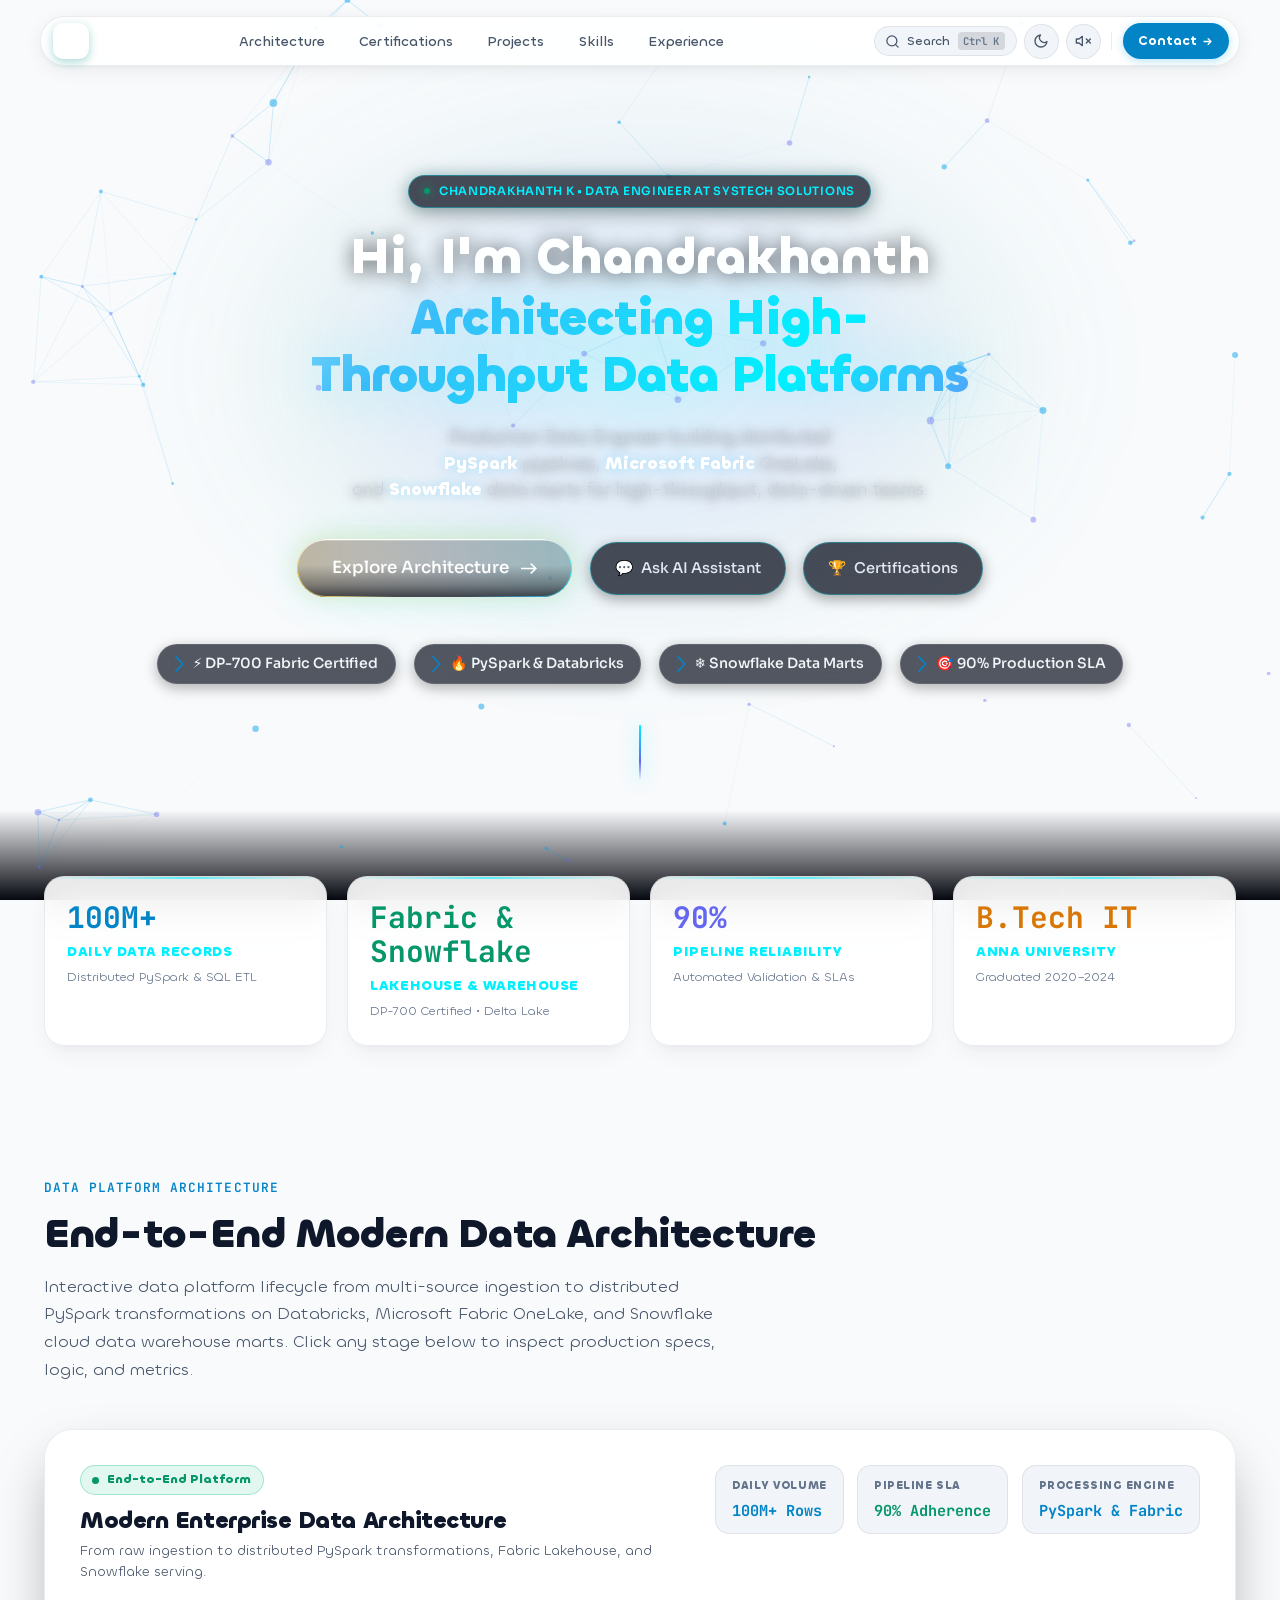
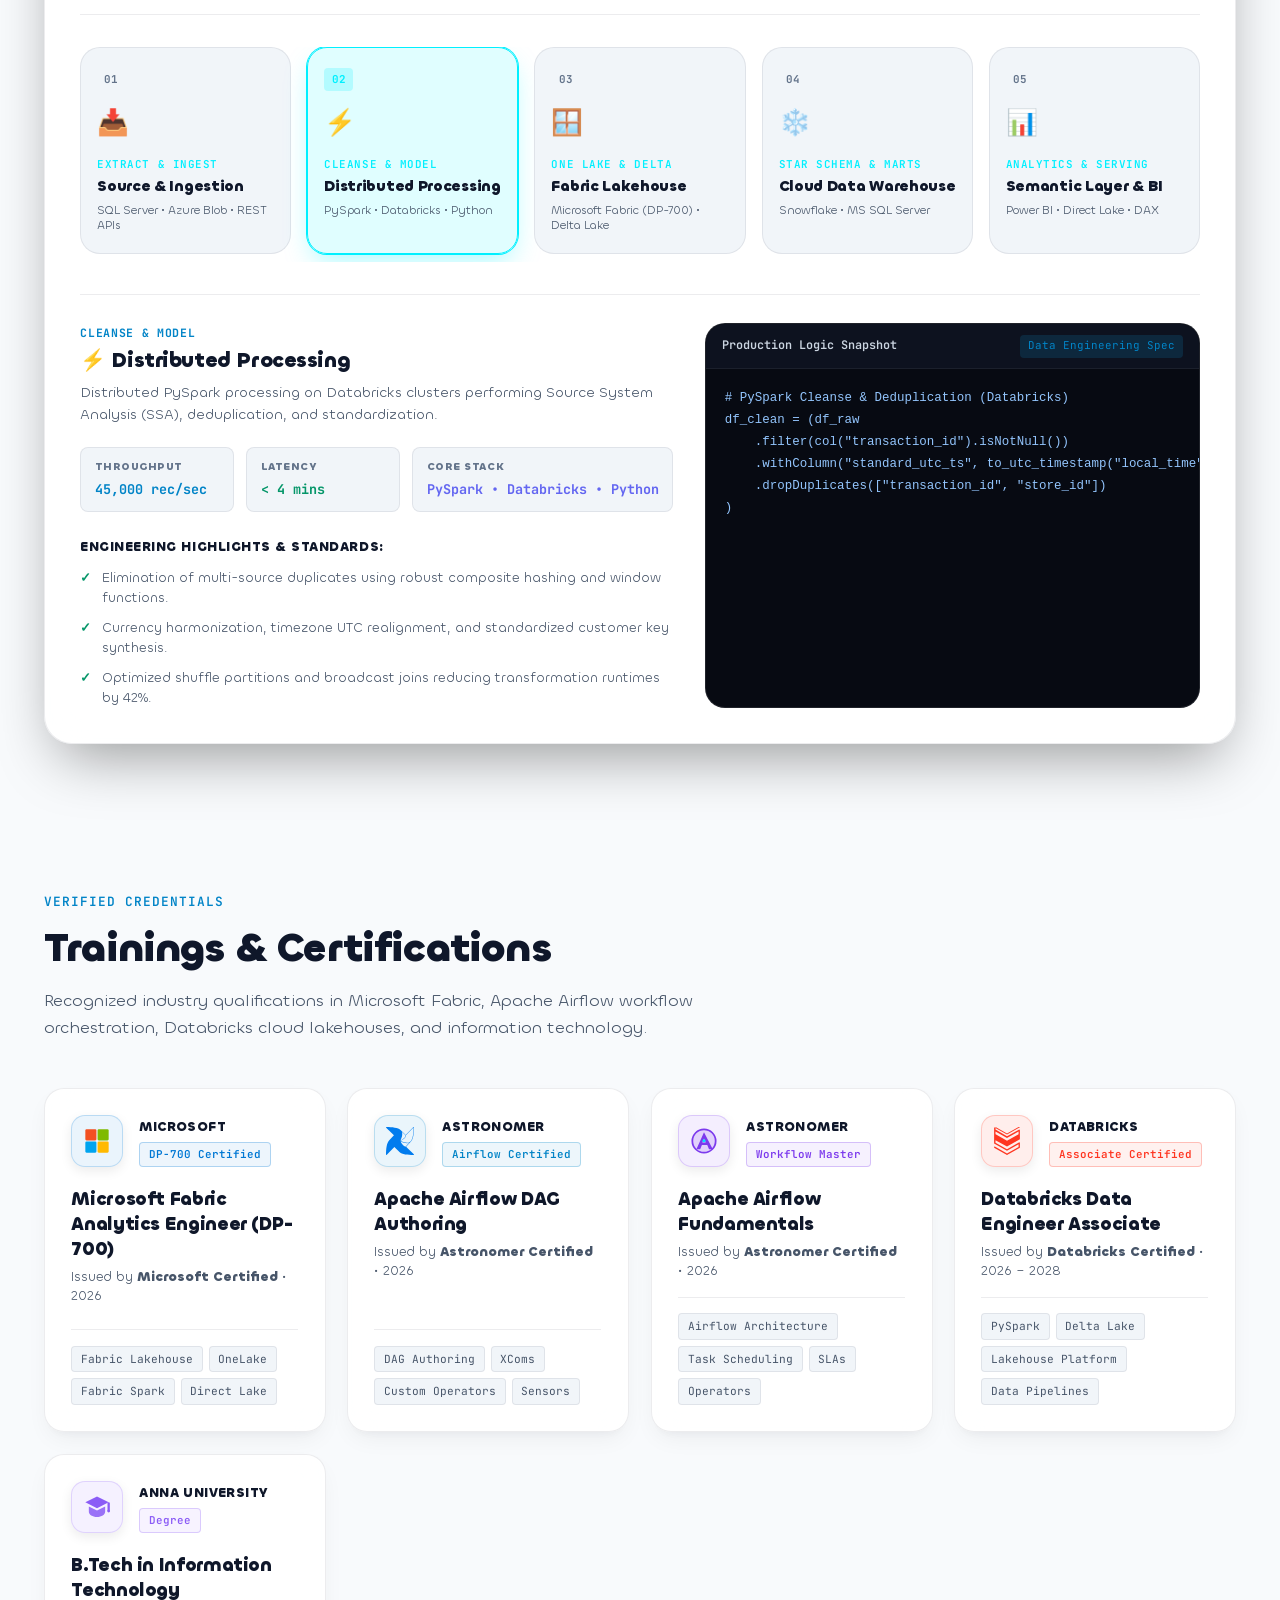
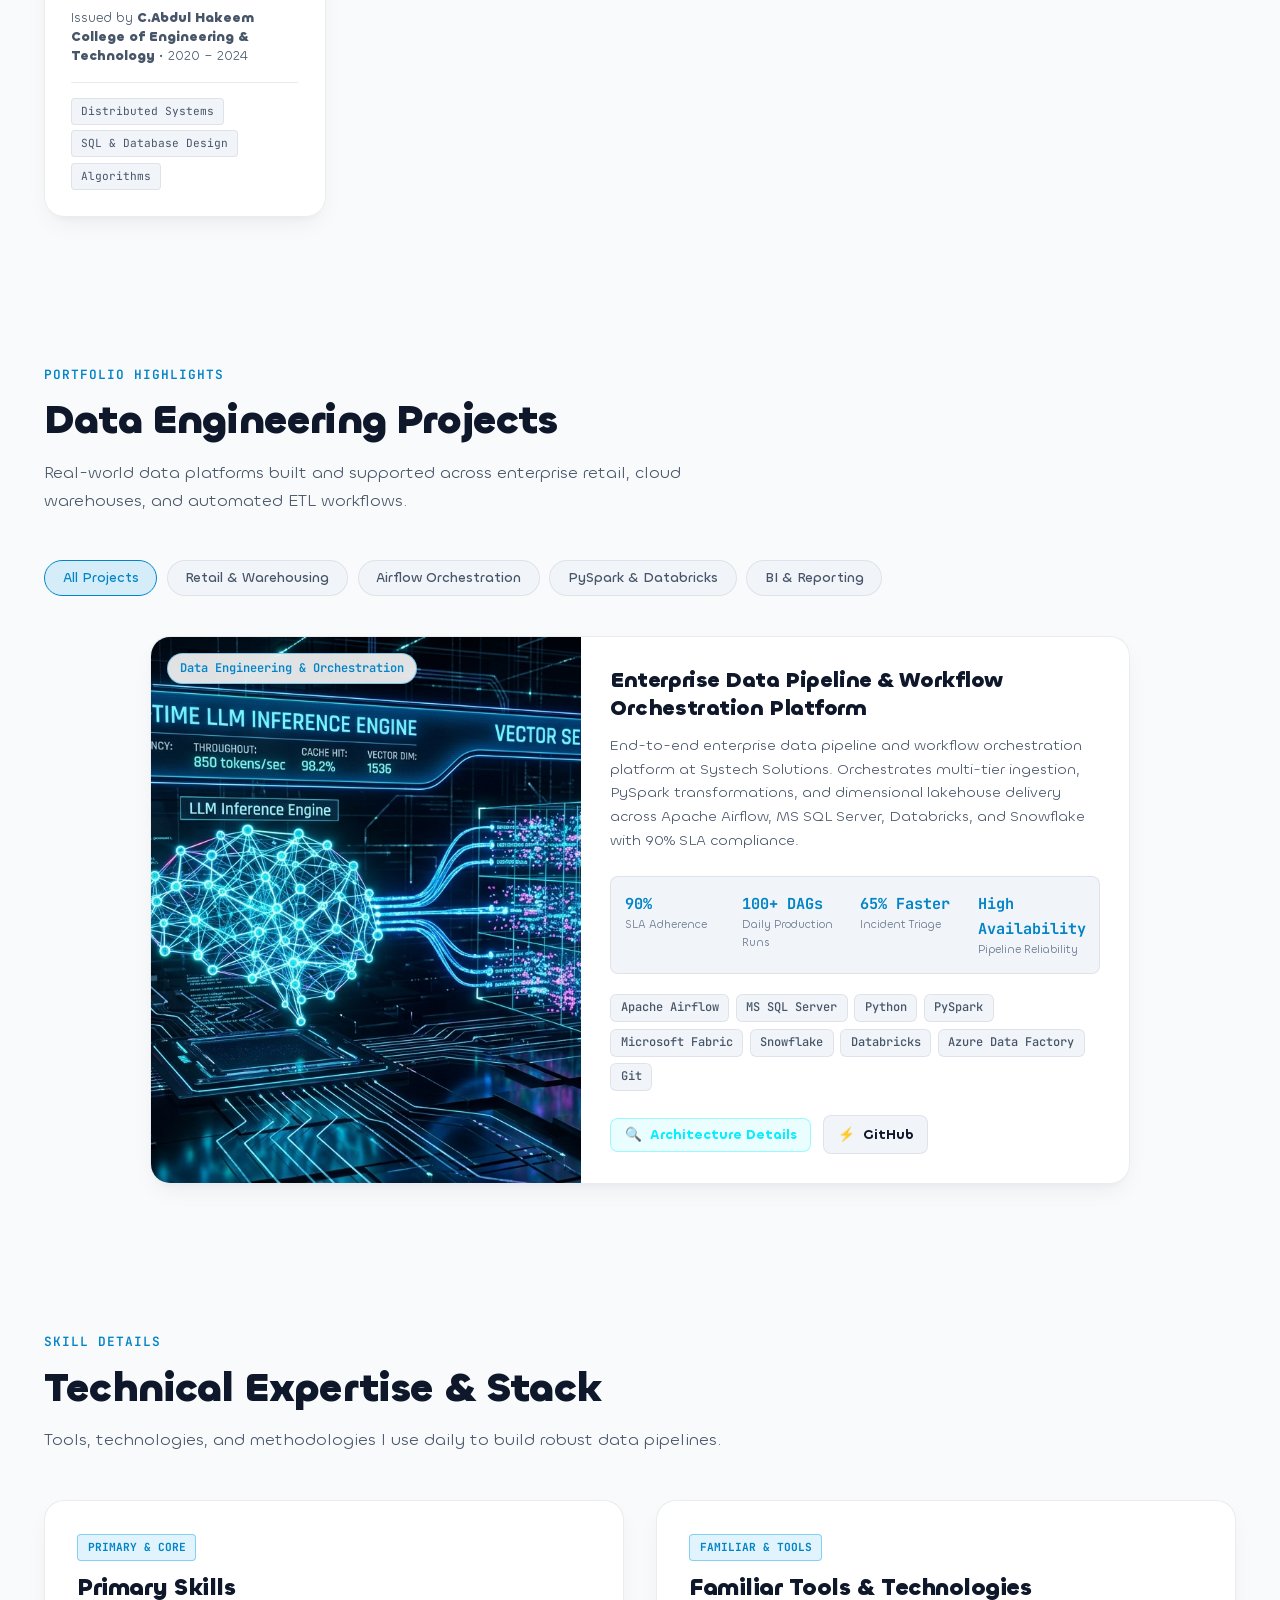
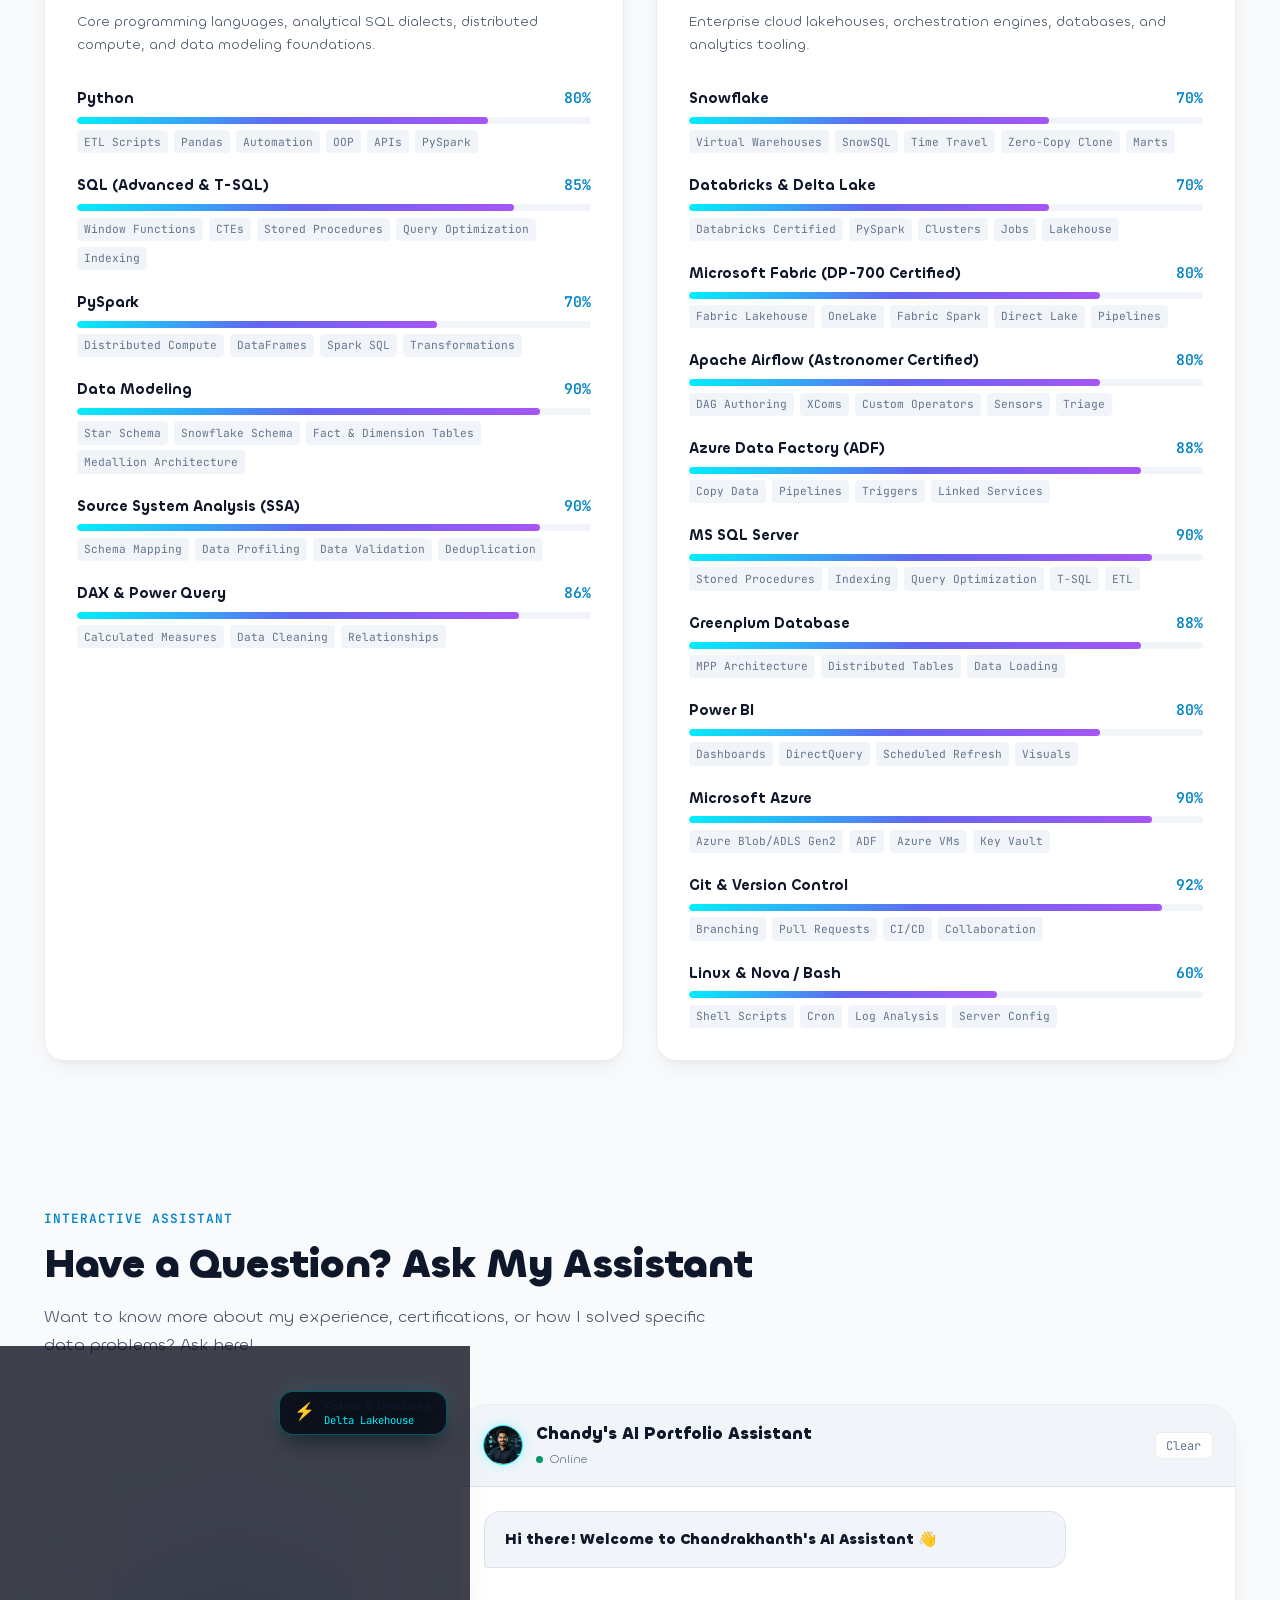
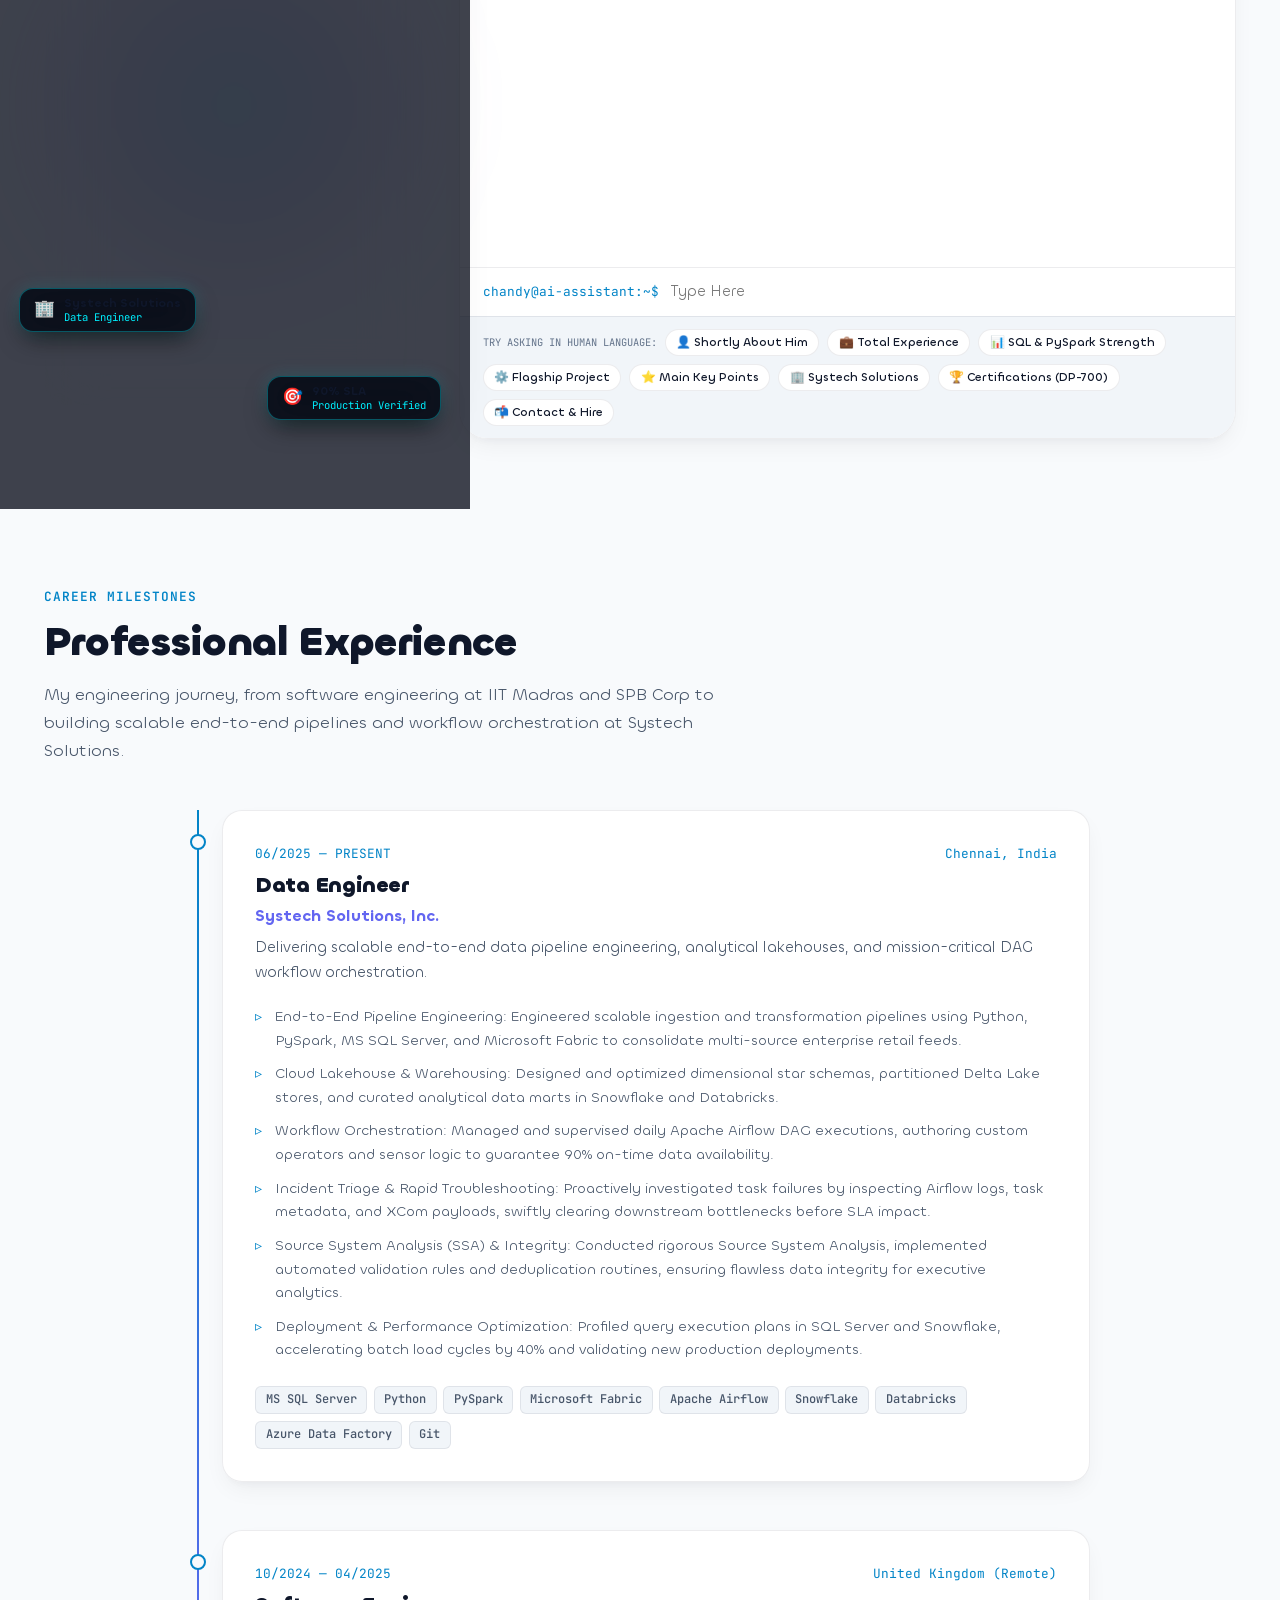
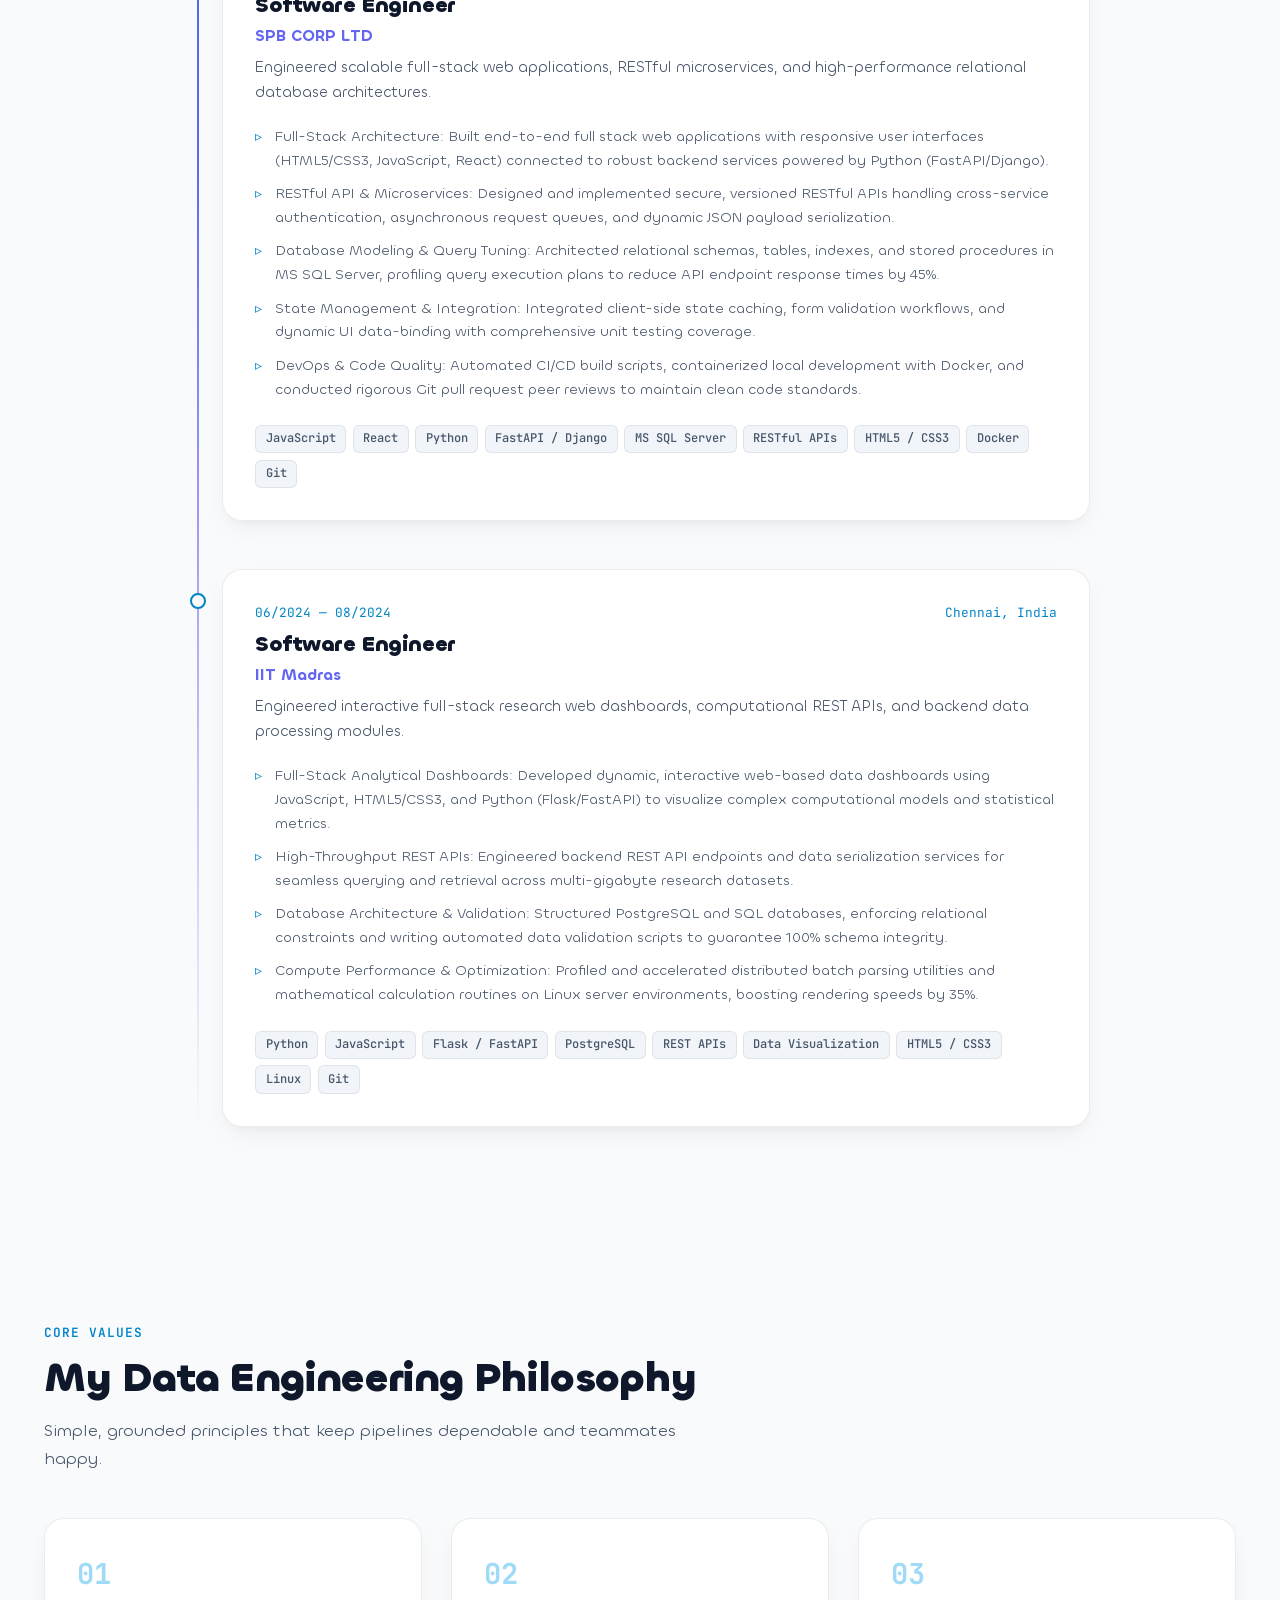
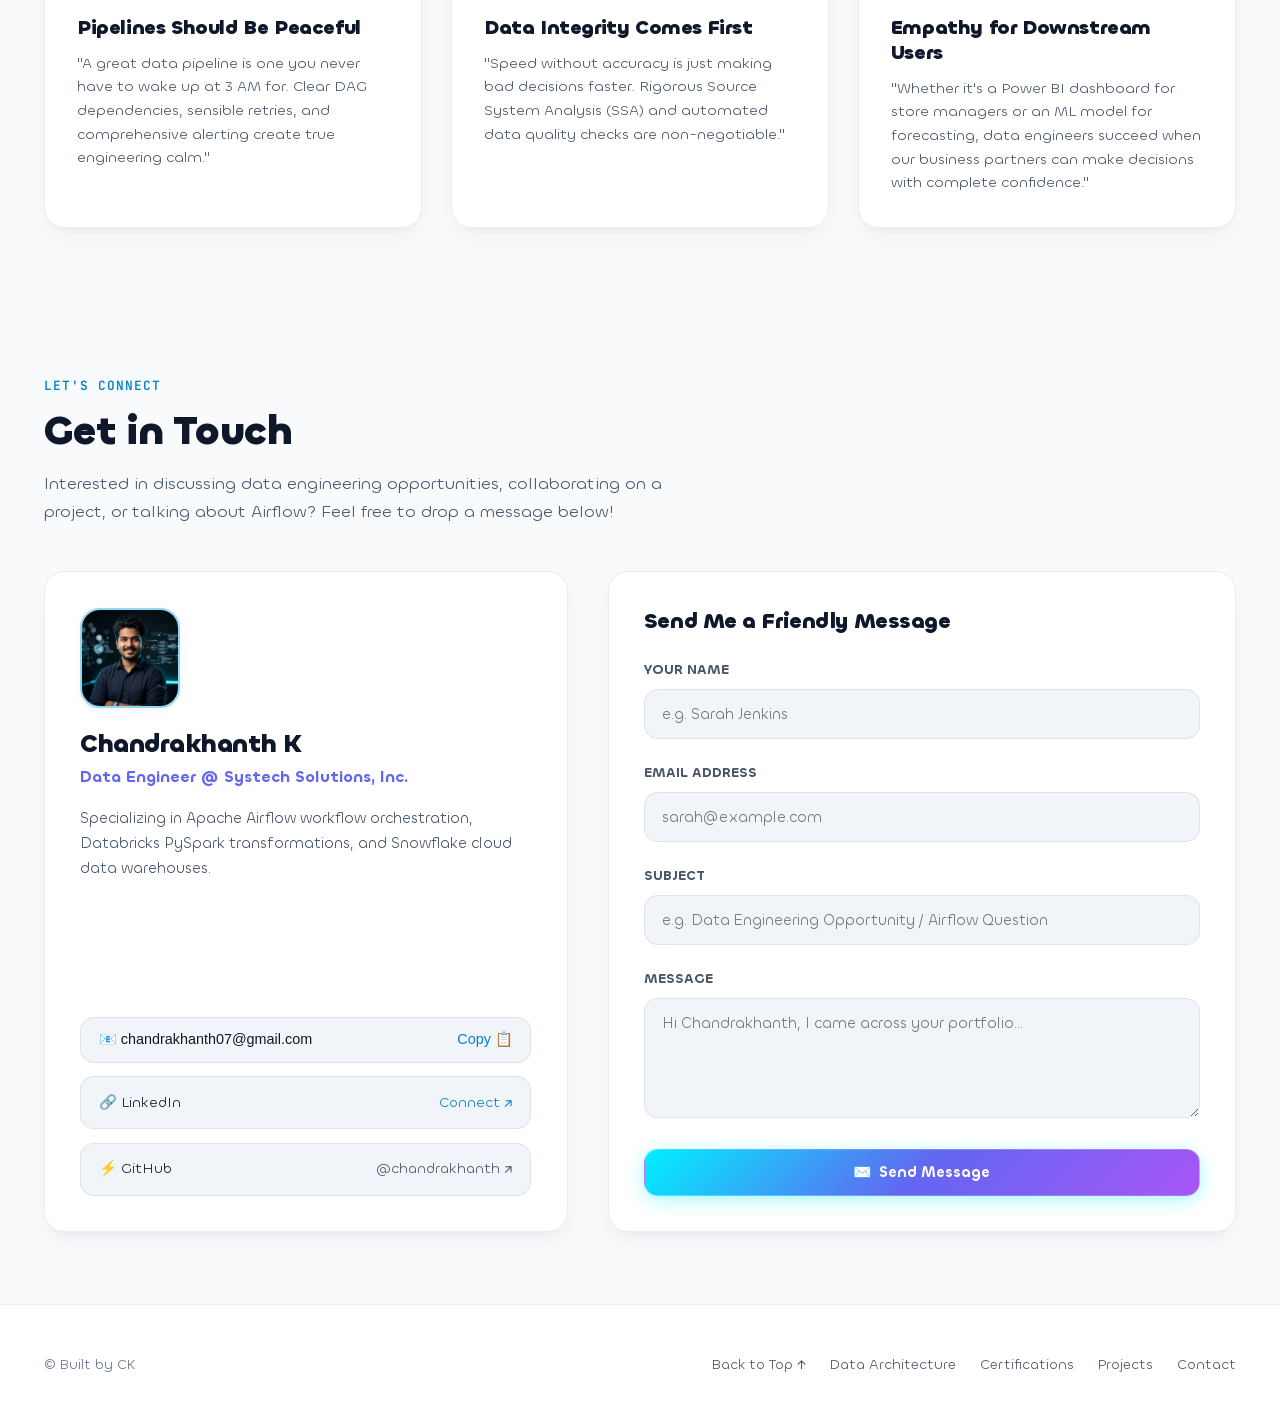
<file: index.html>
<!DOCTYPE html>
<html lang="en" data-theme="dark">

<head>
  <meta charset="UTF-8" />
  <link rel="icon" href="data:,">
  <meta name="viewport" content="width=device-width, initial-scale=1.0" />
  <title>Chandrakhanth K | Data Engineer </title>
  <meta name="description"
    content="Portfolio of Chandrakhanth K — Data Engineer at Systech Solutions, Inc. Proficient in MS SQL Server, Python, PySpark, Microsoft Fabric (DP-700), Snowflake, and Databricks cloud lakehouses." />
  <meta name="keywords"
    content="Chandrakhanth K, Data Engineer, Microsoft Fabric, DP-700, Databricks Associate, Snowflake, PySpark, Python, MS SQL Server, Systech Solutions" />
  <meta name="author" content="Chandrakhanth K" />

  <meta property="og:type" content="website" />
  <meta property="og:title" content="Chandrakhanth K | Data Engineering Professional" />
  <meta property="og:description"
    content="Building resilient end-to-end data pipelines with MS SQL Server, Python, PySpark, Microsoft Fabric, Snowflake, and Databricks." />
  <meta property="og:image" content="assets/ai-avatar.jpg" />
  <meta name="twitter:card" content="summary_large_image" />
  <meta http-equiv="X-Content-Type-Options" content="nosniff" />
  <meta name="referrer" content="strict-origin-when-cross-origin" />

  <link rel="preconnect" href="https://fonts.googleapis.com" />
  <link rel="preconnect" href="https://fonts.gstatic.com" crossorigin />
  <link
    href="https://fonts.googleapis.com/css2?family=Sora:wght@100..900&family=Inter:wght@300;400;500;600;700&family=Outfit:wght@500;600;700;800&family=JetBrains+Mono:wght@400;500;600&display=swap"
    rel="stylesheet" />

  <link rel="stylesheet" href="styles/chillax.css" />
  <link rel="stylesheet" href="styles/main.css" />
</head>

<body>

  <header class="site-nav" id="site-nav">
    <div class="container nav-container">
      <div class="nav-island glass-card">

        <a href="#hero" class="nav-brand" aria-label="Chandrakhanth K — Home" title="Chandrakhanth K — Home">
          <div class="brand-glyph">CK</div>
        </a>

        <nav class="nav-center" aria-label="Main Navigation">
          <ul class="nav-links" id="nav-links">
            <li><a href="#architecture" class="nav-link">Architecture</a></li>
            <li><a href="#certifications" class="nav-link">Certifications</a></li>
            <li><a href="#projects" class="nav-link">Projects</a></li>
            <li><a href="#skills" class="nav-link">Skills</a></li>
            <li><a href="#experience" class="nav-link">Experience</a></li>
          </ul>
        </nav>

        <div class="nav-actions">

          <button class="nav-cmd-btn" id="cmd-palette-btn" aria-label="Search portfolio (Ctrl+K)"
            title="Quick Search (Ctrl+K)">
            <svg class="nav-svg-icon" viewBox="0 0 24 24" width="15" height="15" fill="none" stroke="currentColor"
              stroke-width="2" stroke-linecap="round" stroke-linejoin="round" aria-hidden="true">
              <circle cx="11" cy="11" r="8"></circle>
              <line x1="21" y1="21" x2="16.65" y2="16.65"></line>
            </svg>
            <span class="cmd-label">Search</span>
            <kbd class="kbd-pill">Ctrl K</kbd>
          </button>

          <button class="nav-icon-btn theme-toggle-btn" id="theme-toggle-btn" aria-label="Toggle light and dark theme"
            title="Switch Theme">
            <svg class="nav-svg-icon theme-sun" viewBox="0 0 24 24" width="16" height="16" fill="none"
              stroke="currentColor" stroke-width="2" stroke-linecap="round" stroke-linejoin="round" aria-hidden="true">
              <circle cx="12" cy="12" r="5"></circle>
              <line x1="12" y1="1" x2="12" y2="3"></line>
              <line x1="12" y1="21" x2="12" y2="23"></line>
              <line x1="4.22" y1="4.22" x2="5.64" y2="5.64"></line>
              <line x1="18.36" y1="18.36" x2="19.78" y2="19.78"></line>
              <line x1="1" y1="12" x2="3" y2="12"></line>
              <line x1="21" y1="12" x2="23" y2="12"></line>
              <line x1="4.22" y1="19.78" x2="5.64" y2="18.36"></line>
              <line x1="18.36" y1="5.64" x2="19.78" y2="4.22"></line>
            </svg>
          </button>

          <button class="nav-icon-btn audio-toggle-btn" id="audio-toggle-btn" aria-label="Toggle Sound Effects"
            title="Toggle Sound">
            <svg class="nav-svg-icon" viewBox="0 0 24 24" width="16" height="16" fill="none" stroke="currentColor"
              stroke-width="2" stroke-linecap="round" stroke-linejoin="round" aria-hidden="true">
              <polygon points="11 5 6 9 2 9 2 15 6 15 11 19 11 5"></polygon>
              <line x1="23" y1="9" x2="17" y2="15"></line>
              <line x1="17" y1="9" x2="23" y2="15"></line>
            </svg>
          </button>

          <div class="nav-divider" aria-hidden="true"></div>

          <a href="#contact" class="nav-contact-btn" id="nav-connect-cta">
            <span>Contact</span>
            <svg class="arrow-icon" viewBox="0 0 16 16" width="11" height="11" fill="none" stroke="currentColor"
              stroke-width="2" stroke-linecap="round" stroke-linejoin="round" aria-hidden="true">
              <path d="M3 8h10M9 4l4 4-4 4" />
            </svg>
          </a>

          <button class="mobile-toggle" id="mobile-menu-btn" aria-label="Toggle navigation menu" aria-expanded="false"
            aria-controls="mobile-nav-drawer">
            <span></span>
            <span></span>
            <span></span>
          </button>
        </div>
      </div>

      <nav class="mobile-nav-drawer glass-card" id="mobile-nav-drawer" aria-label="Mobile Navigation"
        aria-hidden="true">
        <div class="mobile-drawer-header">
          <span class="mobile-drawer-title">Navigation</span>
          <span class="mobile-drawer-badge">CK Portfolio</span>
        </div>
        <ul class="mobile-nav-links">
          <li>
            <a href="#architecture" class="mobile-nav-link">
              <span class="mobile-link-icon">🏛️</span>
              <div class="mobile-link-text">
                <span class="mobile-link-title">Data Architecture</span>
                <span class="mobile-link-desc">Ingestion, PySpark, Fabric &amp; Snowflake</span>
              </div>
            </a>
          </li>
          <li>
            <a href="#certifications" class="mobile-nav-link">
              <span class="mobile-link-icon">📜</span>
              <div class="mobile-link-text">
                <span class="mobile-link-title">Certifications</span>
                <span class="mobile-link-desc">Microsoft Fabric, Airflow &amp; Databricks credentials</span>
              </div>
            </a>
          </li>
          <li>
            <a href="#projects" class="mobile-nav-link">
              <span class="mobile-link-icon">💼</span>
              <div class="mobile-link-text">
                <span class="mobile-link-title">Featured Projects</span>
                <span class="mobile-link-desc">Retail lakehouse, PySpark &amp; BI solutions</span>
              </div>
            </a>
          </li>
          <li>
            <a href="#skills" class="mobile-nav-link">
              <span class="mobile-link-icon">🛠️</span>
              <div class="mobile-link-text">
                <span class="mobile-link-title">Technical Skills</span>
                <span class="mobile-link-desc">Fabric, SQL Server, Python, Airflow, Snowflake</span>
              </div>
            </a>
          </li>
          <li>
            <a href="#experience" class="mobile-nav-link">
              <span class="mobile-link-icon">🏢</span>
              <div class="mobile-link-text">
                <span class="mobile-link-title">Experience</span>
                <span class="mobile-link-desc">Systech Solutions, SPB Corp &amp; IIT Madras</span>
              </div>
            </a>
          </li>
          <li>
            <a href="#contact" class="mobile-nav-link">
              <span class="mobile-link-icon">✉️</span>
              <div class="mobile-link-text">
                <span class="mobile-link-title">Contact &amp; Connect</span>
                <span class="mobile-link-desc">Open for high-impact Data Engineering roles</span>
              </div>
            </a>
          </li>
        </ul>

        <div class="mobile-drawer-actions">
          <button class="btn btn-ghost btn-sm mobile-search-btn" id="mobile-search-btn">
            🔍 Search (Ctrl+K)
          </button>
          <a href="#contact" class="btn btn-primary btn-sm mobile-connect-btn">
            Get In Touch 👋
          </a>
        </div>
      </nav>
    </div>
  </header>

  <main>

    <section id="hero" class="hero-section">

      <video class="hero-video-art" autoplay muted loop playsinline webkit-playsinline preload="auto" aria-hidden="true"
        poster="https://d2ol7oe51mr4n9.cloudfront.net/user_38xzZboKViGWJOttwIXH07lWA1P/130837c4-0244-4f37-9c61-8d801d93fd29.jpg"
        src="https://d8j0ntlcm91z4.cloudfront.net/user_38xzZboKViGWJOttwIXH07lWA1P/hf_20260912_104303_0c6d60b2-9353-408e-9449-585108a22fb5.mp4"></video>

      <div class="hero-video-veil" aria-hidden="true"></div>
      <div class="hero-ambient-glow" aria-hidden="true"></div>

      <canvas id="hero-canvas" class="hero-canvas"></canvas>

      <div class="hero-center-stage">

        <div class="hero-status-pill">
          <span class="live-pulse"></span>
          <span id="hero-status-text">CHANDRAKHANTH K • DATA ENGINEER AT SYSTECH SOLUTIONS</span>
        </div>

        <h1 class="hero-title">
          <span id="h1a">Hi, I'm Chandrakhanth</span>
          <span id="h1b">Architecting High-Throughput Data Platforms</span>
        </h1>

        <p class="hero-sub">
          <span id="sub1">Production Data Engineer building distributed <strong>PySpark</strong> pipelines,
            <strong>Microsoft Fabric</strong> OneLake,</span>
          <span id="sub2">and <strong>Snowflake</strong> data marts for high-throughput, data-driven teams.</span>
        </p>

        <div class="hero-cta-cluster">
          <a class="cta" href="#architecture" id="hero-cta-pipeline">
            <span id="cta">Explore Architecture</span>
            <svg class="arrow" viewBox="0 0 16 11" aria-hidden="true">
              <path d="M0 5.5 H14.6 M10.3 1.2 L14.9 5.5 L10.3 9.8" />
            </svg>
          </a>
          <a class="hero-glass-pill" href="#terminal" id="hero-cta-terminal">
            <span class="pill-icon">💬</span>
            <span id="hero-pill-ai">Ask AI Assistant</span>
          </a>
          <a class="hero-glass-pill" href="#certifications" id="hero-cta-certs">
            <span class="pill-icon">🏆</span>
            <span id="hero-pill-certs">Certifications</span>
          </a>
        </div>

        <ul class="feats">
          <li class="feat-fabric">
            <svg class="chev" viewBox="0 0 11 20" aria-hidden="true">
              <path d="M1.15 1.15 L9.6 10 L1.15 18.85" />
            </svg>
            <span id="f1">⚡ DP-700 Fabric Certified</span>
          </li>
          <li class="feat-pyspark">
            <svg class="chev" viewBox="0 0 11 20" aria-hidden="true">
              <path d="M1.15 1.15 L9.6 10 L1.15 18.85" />
            </svg>
            <span id="f2">🔥 PySpark &amp; Databricks</span>
          </li>
          <li class="feat-snowflake">
            <svg class="chev" viewBox="0 0 11 20" aria-hidden="true">
              <path d="M1.15 1.15 L9.6 10 L1.15 18.85" />
            </svg>
            <span id="f3">❄️ Snowflake Data Marts</span>
          </li>
          <li class="feat-sla">
            <svg class="chev" viewBox="0 0 11 20" aria-hidden="true">
              <path d="M1.15 1.15 L9.6 10 L1.15 18.85" />
            </svg>
            <span id="f4">🎯 90% Production SLA</span>
          </li>
        </ul>

        <a href="#architecture" class="hero-scroll-cue" aria-label="Scroll to Data Architecture">
          <span class="rule" aria-hidden="true"></span>
        </a>
      </div>
    </section>

    <div class="container telemetry-strip">
      <div class="telemetry-grid">
        <div class="telemetry-item glass-card">
          <span class="t-val text-sky">100M+</span>
          <span class="t-label">Daily Data Records</span>
          <span class="t-sub">Distributed PySpark &amp; SQL ETL</span>
        </div>
        <div class="telemetry-item glass-card">
          <span class="t-val text-emerald">Fabric &amp; Snowflake</span>
          <span class="t-label">Lakehouse &amp; Warehouse</span>
          <span class="t-sub">DP-700 Certified • Delta Lake</span>
        </div>
        <div class="telemetry-item glass-card">
          <span class="t-val text-indigo">90%</span>
          <span class="t-label">Pipeline Reliability</span>
          <span class="t-sub">Automated Validation &amp; SLAs</span>
        </div>
        <div class="telemetry-item glass-card">
          <span class="t-val text-amber">B.Tech IT</span>
          <span class="t-label">Anna University</span>
          <span class="t-sub">Graduated 2020–2024</span>
        </div>
      </div>
    </div>

    <section id="architecture">
      <div class="container">
        <span class="section-tag">DATA PLATFORM ARCHITECTURE</span>
        <h2 class="section-title">End-to-End Modern Data Architecture</h2>
        <p class="section-subtitle">
          Interactive data platform lifecycle from multi-source ingestion to distributed PySpark transformations on
          Databricks,
          Microsoft Fabric OneLake, and Snowflake cloud data warehouse marts. Click any stage below to inspect
          production specs, logic, and metrics.
        </p>

        <div id="architecture-container"></div>
      </div>
    </section>

    <section id="certifications">
      <div class="container">
        <span class="section-tag">VERIFIED CREDENTIALS</span>
        <h2 class="section-title">Trainings &amp; Certifications</h2>
        <p class="section-subtitle">
          Recognized industry qualifications in Microsoft Fabric, Apache Airflow workflow orchestration, Databricks
          cloud lakehouses, and information technology.
        </p>

        <div class="cert-grid" id="certifications-grid"></div>
      </div>
    </section>

    <section id="projects">
      <div class="container">
        <span class="section-tag">PORTFOLIO HIGHLIGHTS</span>
        <h2 class="section-title">Data Engineering Projects</h2>
        <p class="section-subtitle">
          Real-world data platforms built and supported across enterprise retail, cloud warehouses, and automated ETL
          workflows.
        </p>

        <div class="projects-filter-bar" role="toolbar" aria-label="Project categories">
          <button class="proj-filter-btn active" data-filter="all">All Projects</button>
          <button class="proj-filter-btn" data-filter="retail">Retail &amp; Warehousing</button>
          <button class="proj-filter-btn" data-filter="orchestration">Airflow Orchestration</button>
          <button class="proj-filter-btn" data-filter="analytics">PySpark &amp; Databricks</button>
          <button class="proj-filter-btn" data-filter="reporting">BI &amp; Reporting</button>
        </div>

        <div class="projects-grid" id="projects-grid"></div>
      </div>
    </section>

    <section id="skills">
      <div class="container">
        <span class="section-tag">SKILL DETAILS</span>
        <h2 class="section-title">Technical Expertise &amp; Stack</h2>
        <p class="section-subtitle">
          Tools, technologies, and methodologies I use daily to build robust data pipelines.
        </p>

        <div class="skills-grid" id="skills-matrix-container"></div>
      </div>
    </section>

    <section id="terminal">
      <div class="container">
        <span class="section-tag">INTERACTIVE ASSISTANT</span>
        <h2 class="section-title">Have a Question? Ask My Assistant</h2>
        <p class="section-subtitle">
          Want to know more about my experience, certifications, or how I solved specific data problems? Ask here!
        </p>

        <div class="terminal-showcase-grid">

          <div class="hero-avatar-stage" id="hero-avatar-stage">

            <div class="avatar-ambient-glow" aria-hidden="true"></div>

            <div class="digital-human-card" id="digital-human-card" role="region"
              aria-label="Interactive Human AI Assistant">

              <div class="human-card-header">
                <div class="live-human-indicator">
                  <span class="indicator-pulse"></span>
                  <span class="indicator-label">CHANDRAKHANTH'S AI TWIN • ONLINE</span>
                </div>
                <span class="human-tech-pill">PySpark &amp; Fabric</span>
              </div>

              <div class="avatar-image-wrap">
                <img src="assets/ai-avatar.jpg" alt="Chandrakhanth K — Digital Human AI Assistant"
                  class="digital-human-img" id="digital-human-img" />

                <div class="eye-blink-overlay" id="eye-blink-overlay" aria-hidden="true"></div>

                <div class="lip-sync-overlay" id="lip-sync-overlay" aria-hidden="true"></div>

                <div class="hologram-scanline" aria-hidden="true"></div>
              </div>

              <div class="avatar-chip chip-top-right">
                <span class="chip-badge-icon">⚡</span>
                <div class="chip-badge-text">
                  <strong>Fabric &amp; OneLake</strong>
                  <span>Delta Lakehouse</span>
                </div>
              </div>

              <div class="avatar-chip chip-bottom-left">
                <span class="chip-badge-icon">🏢</span>
                <div class="chip-badge-text">
                  <strong>Systech Solutions</strong>
                  <span>Data Engineer</span>
                </div>
              </div>

              <div class="avatar-chip chip-bottom-right">
                <span class="chip-badge-icon">🎯</span>
                <div class="chip-badge-text">
                  <strong>90% SLA</strong>
                  <span>Production Verified</span>
                </div>
              </div>

              <div class="avatar-voice-bubble" id="avatar-voice-bubble" role="button" tabindex="0"
                title="Click to hear voice greeting with real-time lip sync">
                <div class="voice-bubble-top">
                  <button class="voice-bubble-play-btn" id="avatar-voice-btn"
                    aria-label="Play voice greeting">🔊</button>
                  <div class="voice-bubble-text-wrap">
                    <span class="voice-bubble-speech">"Welcome to my portfolio. I’m an AI assistant designed to help you
                      explore my experience, projects, and technical expertise."</span>
                    <span class="voice-bubble-hint" id="voice-bubble-hint">▶ Click to listen (AI Voice)</span>
                  </div>
                  <div class="sound-wave-bars" id="avatar-sound-wave" aria-hidden="true">
                    <span></span><span></span><span></span><span></span>
                  </div>
                </div>
              </div>
            </div>
          </div>

          <div id="interactive-terminal-container"></div>
        </div>
      </div>
    </section>

    <section id="experience">
      <div class="container">
        <span class="section-tag">CAREER MILESTONES</span>
        <h2 class="section-title">Professional Experience</h2>
        <p class="section-subtitle">
          My engineering journey, from software engineering at IIT Madras and SPB Corp to building scalable end-to-end
          pipelines and workflow orchestration at Systech Solutions.
        </p>

        <div class="timeline-wrap" id="experience-timeline"></div>
      </div>
    </section>

    <section id="manifesto">
      <div class="container">
        <span class="section-tag">CORE VALUES</span>
        <h2 class="section-title">My Data Engineering Philosophy</h2>
        <p class="section-subtitle">
          Simple, grounded principles that keep pipelines dependable and teammates happy.
        </p>

        <div class="manifesto-grid">
          <div class="manifesto-card glass-card">
            <span class="manifesto-num">01</span>
            <h3 class="manifesto-title">Pipelines Should Be Peaceful</h3>
            <p class="manifesto-quote">
              "A great data pipeline is one you never have to wake up at 3 AM for. Clear DAG dependencies, sensible
              retries, and comprehensive alerting create true engineering calm."
            </p>
          </div>
          <div class="manifesto-card glass-card">
            <span class="manifesto-num">02</span>
            <h3 class="manifesto-title">Data Integrity Comes First</h3>
            <p class="manifesto-quote">
              "Speed without accuracy is just making bad decisions faster. Rigorous Source System Analysis (SSA) and
              automated data quality checks are non-negotiable."
            </p>
          </div>
          <div class="manifesto-card glass-card">
            <span class="manifesto-num">03</span>
            <h3 class="manifesto-title">Empathy for Downstream Users</h3>
            <p class="manifesto-quote">
              "Whether it's a Power BI dashboard for store managers or an ML model for forecasting, data engineers
              succeed when our business partners can make decisions with complete confidence."
            </p>
          </div>
        </div>
      </div>
    </section>

    <section id="contact">
      <div class="container">
        <span class="section-tag">LET'S CONNECT</span>
        <h2 class="section-title">Get in Touch</h2>
        <p class="section-subtitle">
          Interested in discussing data engineering opportunities, collaborating on a project, or talking about Airflow?
          Feel free to drop a message below!
        </p>

        <div class="contact-grid">
          <div class="contact-info-card glass-card">
            <div class="contact-avatar-wrap">
              <img src="assets/ai-avatar.jpg" alt="Chandrakhanth K Avatar" class="contact-avatar-img" />
            </div>
            <h3 class="contact-name">Chandrakhanth K</h3>
            <div class="contact-role">Data Engineer @ Systech Solutions, Inc.</div>
            <p class="contact-bio">
              Specializing in Apache Airflow workflow orchestration, Databricks PySpark transformations, and Snowflake
              cloud data warehouses.
            </p>

            <div class="contact-channels">
              <button class="channel-item" id="copy-email-btn" data-email="chandrakhanth.kumaram@gmail.com">
                <span>📧 chandrakhanth07@gmail.com</span>
                <span class="text-sky">Copy 📋</span>
              </button>
              <a href="https://linkedin.com/in/chandrakhanth" target="_blank" rel="noopener noreferrer"
                class="channel-item">
                <span>🔗 LinkedIn</span>
                <span class="text-sky">Connect ↗</span>
              </a>
              <a href="https://github.com/chandrakhanth" target="_blank" rel="noopener noreferrer" class="channel-item">
                <span>⚡ GitHub</span>
                <span class="text-secondary">@chandrakhanth ↗</span>
              </a>
            </div>
          </div>

          <div class="contact-form-card glass-card">
            <h3 class="form-title" style="margin-bottom: 1.5rem; font-size: 1.35rem;">Send Me a Friendly Message</h3>
            <form id="contact-form" autocomplete="off">
              <div class="form-group">
                <label for="contact-name-input" class="form-label">YOUR NAME</label>
                <input type="text" id="contact-name-input" class="form-input" placeholder="e.g. Sarah Jenkins"
                  required />
              </div>
              <div class="form-group">
                <label for="contact-email-input" class="form-label">EMAIL ADDRESS</label>
                <input type="email" id="contact-email-input" class="form-input" placeholder="sarah@example.com"
                  required />
              </div>
              <div class="form-group">
                <label for="contact-subject-input" class="form-label">SUBJECT</label>
                <input type="text" id="contact-subject-input" class="form-input"
                  placeholder="e.g. Data Engineering Opportunity / Airflow Question" required />
              </div>
              <div class="form-group">
                <label for="contact-message-input" class="form-label">MESSAGE</label>
                <textarea id="contact-message-input" class="form-textarea"
                  placeholder="Hi Chandrakhanth, I came across your portfolio..." required></textarea>
              </div>
              <button type="submit" class="btn btn-primary" style="width: 100%;">
                <span class="btn-icon">✉️</span> Send Message
              </button>
              <div id="form-status-msg"></div>
            </form>
          </div>
        </div>
      </div>
    </section>
  </main>

  <footer class="site-footer">
    <div class="container footer-inner">
      <div class="footer-copy">
        © Built by CK
      </div>
      <div class="footer-links">
        <a href="#hero" class="footer-link">Back to Top ↑</a>
        <a href="#architecture" class="footer-link">Data Architecture</a>
        <a href="#certifications" class="footer-link">Certifications</a>
        <a href="#projects" class="footer-link">Projects</a>
        <a href="#contact" class="footer-link">Contact</a>
      </div>
    </div>
  </footer>

  <div class="modal-overlay" id="project-modal" role="dialog" aria-modal="true" aria-labelledby="modal-project-title">
    <div class="modal-dialog">
      <button class="modal-close-btn" id="close-modal-btn" aria-label="Close dialog">✕</button>
      <div id="modal-project-content"></div>
    </div>
  </div>

  <div class="modal-overlay" id="command-palette" role="dialog" aria-modal="true" aria-label="Command Palette">
    <div class="palette-dialog">
      <div class="palette-input-wrap">
        <span class="palette-search-icon">🔍</span>
        <input type="text" id="palette-search-input" class="palette-input"
          placeholder="Type a project, certification, or action..." autocomplete="off" />
      </div>
      <div class="palette-results" id="palette-results"></div>
      <div class="palette-footer">
        <span>Navigation: <kbd>↑</kbd> <kbd>↓</kbd></span>
        <span>Execute: <kbd>Enter</kbd></span>
        <span>Close: <kbd>ESC</kbd></span>
      </div>
    </div>
  </div>

  <aside class="floating-avatar-dock" id="floating-avatar-dock" role="button" tabindex="0"
    title="Click to chat with Chandrakhanth's AI Assistant">
    <div class="dock-avatar-thumb">
      <img src="assets/ai-avatar.jpg" alt="AI Assistant Companion" />
      <span class="dock-status-dot"></span>
    </div>
    <div class="dock-text">
      <span class="dock-title">AI Assistant</span>
      <span class="dock-sub">Click to chat 💬</span>
    </div>
    <div class="dock-wave" aria-hidden="true">
      <span></span><span></span><span></span>
    </div>
  </aside>

  <script src="js/data.js"></script>
  <script src="js/nlp-engine.js"></script>
  <script src="js/canvas-network.js"></script>
  <script src="js/architecture-flow.js"></script>
  <script src="js/terminal.js"></script>
  <script src="js/digital-human.js"></script>
  <script src="js/main.js"></script>

  <script>
    (function () {
      var q = window.matchMedia && window.matchMedia('(prefers-reduced-motion:reduce)'),
        v = document.querySelector('video.hero-video-art'),
        c = document.getElementById('hero-canvas');
      if (!v) return;

      // Strictly configure WebKit / iOS autoplay properties
      v.muted = true;
      v.defaultMuted = true;
      v.playsInline = true;
      v.setAttribute('playsinline', '');
      v.setAttribute('webkit-playsinline', '');

      function activateCanvas() {
        if (c) {
          c.style.display = 'block';
          if (window.portfolioCanvas && typeof window.portfolioCanvas.handleResize === 'function') {
            window.portfolioCanvas.handleResize();
          }
        }
      }

      function attemptPlayVideo() {
        if (q && q.matches) {
          v.pause();
          activateCanvas();
          return;
        }
        var p = v.play();
        if (p && typeof p.catch === 'function') {
          p.catch(function () {
            // If browser blocks autoplay or low power mode is active, ensure dynamic canvas motion is active
            activateCanvas();
          });
        }
      }

      // One-time unlock for mobile browsers (iOS Safari / Android Chrome) on first interaction
      function unlockMobileVideo() {
        if (v && v.paused && !(q && q.matches)) {
          attemptPlayVideo();
        }
        window.removeEventListener('touchstart', unlockMobileVideo);
        window.removeEventListener('pointerdown', unlockMobileVideo);
        window.removeEventListener('scroll', unlockMobileVideo);
      }
      window.addEventListener('touchstart', unlockMobileVideo, { passive: true });
      window.addEventListener('pointerdown', unlockMobileVideo, { passive: true });
      window.addEventListener('scroll', unlockMobileVideo, { passive: true });

      v.addEventListener('playing', function() {
        v.style.opacity = '1';
        activateCanvas();
      });
      v.addEventListener('error', function() {
        v.style.display = 'none';
        activateCanvas();
      });

      attemptPlayVideo();
      if (q && q.addEventListener) q.addEventListener('change', attemptPlayVideo);
    })();

    (function () {
      function done() {
        document.documentElement.classList.add('is-entered');
      }
      var lastItem = document.querySelector('.feats li:last-child') || document.querySelector('.hero-title');
      if (lastItem) {
        lastItem.addEventListener('animationend', done, { once: true });
        setTimeout(done, 1200);
      } else {
        setTimeout(done, 500);
      }
    })();
  </script>
</body>

</html>
</file>
<file: styles/chillax.css>
/**
 * Chillax Webfont
 * Designed by Indian Type Foundry (Fontshare)
 */

/* Unified Family ('Chillax') */
@font-face {
  font-family: 'Chillax';
  src: url('../fonts/chillax/Chillax-Extralight.woff2') format('woff2'),
       url('https://cdn.fontshare.com/wf/VPEI4URMTKIBEJ3ML5QGYTUN7QZSA7PZ/X6BNVDN4VAFADO6MXX3KIYTEI47EOMBE/DT44ALCE3XZMBI43JDI76R6HUUPFXQXV.woff2') format('woff2');
  font-weight: 200;
  font-display: swap;
  font-style: normal;
}

@font-face {
  font-family: 'Chillax';
  src: url('../fonts/chillax/Chillax-Light.woff2') format('woff2'),
       url('https://cdn.fontshare.com/wf/SVYQ5C47KQ7Q4A6527WD7JA6PUG6HK55/I2UFEJWWBDNRZ5HKD3V4ASSUY3YYEMOJ/JEWCW7XRBNTGIANRIQOD4DIZJG4HEHFJ.woff2') format('woff2');
  font-weight: 300;
  font-display: swap;
  font-style: normal;
}

@font-face {
  font-family: 'Chillax';
  src: url('../fonts/chillax/Chillax-Regular.woff2') format('woff2'),
       url('https://cdn.fontshare.com/wf/WSPWZKQM26GGKSLVGSP2CFUHUMS5BCYQ/UE3YJANJM3SE3IWT4TOMYQVMLCQ6GZGG/XESIRBQU62YFBC7YQZI6D2NT5CNZ4PPU.woff2') format('woff2');
  font-weight: 400;
  font-display: swap;
  font-style: normal;
}

@font-face {
  font-family: 'Chillax';
  src: url('../fonts/chillax/Chillax-Medium.woff2') format('woff2'),
       url('https://cdn.fontshare.com/wf/XASL35KKT35X3ACCBCOQKKABSR6AT3FX/6MU5BWUUPHCFUHM2F3E3QPQGKXCVBUOO/WZY5PMNTII6NKOB2TTIAX7QVAWMSY2DQ.woff2') format('woff2');
  font-weight: 500;
  font-display: swap;
  font-style: normal;
}

@font-face {
  font-family: 'Chillax';
  src: url('../fonts/chillax/Chillax-Semibold.woff2') format('woff2'),
       url('https://cdn.fontshare.com/wf/2T24MWUOKZU65SZJ33GPRGNOKE4KPOBX/T6LIXZJIPB23UDPMTIKURYWSZLXZBJ3A/THF5L6EHVL4N4NNE3GYDZNZSHABL5CH5.woff2') format('woff2');
  font-weight: 600;
  font-display: swap;
  font-style: normal;
}

@font-face {
  font-family: 'Chillax';
  src: url('../fonts/chillax/Chillax-Bold.woff2') format('woff2'),
       url('https://cdn.fontshare.com/wf/UM553GIXLG5E46TUH763VYPGAQ77BPQ5/NN4EI53RUGC4BO5HP5F46SYQ4WY4U4CE/T2KA2X72VGASVXFVB7QCOIFYVH5GZJTW.woff2') format('woff2');
  font-weight: 700;
  font-display: swap;
  font-style: normal;
}

/* Named Style Aliases (Chillax-*) */
@font-face {
  font-family: 'Chillax-Extralight';
  src: url('../fonts/chillax/Chillax-Extralight.woff2') format('woff2');
  font-weight: 200;
  font-display: swap;
  font-style: normal;
}

@font-face {
  font-family: 'Chillax-Light';
  src: url('../fonts/chillax/Chillax-Light.woff2') format('woff2');
  font-weight: 300;
  font-display: swap;
  font-style: normal;
}

@font-face {
  font-family: 'Chillax-Regular';
  src: url('../fonts/chillax/Chillax-Regular.woff2') format('woff2');
  font-weight: 400;
  font-display: swap;
  font-style: normal;
}

@font-face {
  font-family: 'Chillax-Medium';
  src: url('../fonts/chillax/Chillax-Medium.woff2') format('woff2');
  font-weight: 500;
  font-display: swap;
  font-style: normal;
}

@font-face {
  font-family: 'Chillax-Semibold';
  src: url('../fonts/chillax/Chillax-Semibold.woff2') format('woff2');
  font-weight: 600;
  font-display: swap;
  font-style: normal;
}

@font-face {
  font-family: 'Chillax-Bold';
  src: url('../fonts/chillax/Chillax-Bold.woff2') format('woff2');
  font-weight: 700;
  font-display: swap;
  font-style: normal;
}

@font-face {
  font-family: 'Chillax-Variable';
  src: url('../fonts/chillax/Chillax-Bold.woff2') format('woff2');
  font-weight: 100 900;
  font-display: swap;
  font-style: normal;
}
</file>
<file: styles/main.css>
@import url('chillax.css');
@import url('https://fonts.googleapis.com/css2?family=JetBrains+Mono:wght@400;500;600&family=Plus+Jakarta+Sans:wght@300;400;500;600;700&display=swap');

:root {
  --bg-base: #060810;
  --bg-surface: #0c1220;
  --bg-surface-elevated: #121a2d;
  --bg-surface-glass: rgba(12, 18, 32, 0.72);
  --bg-surface-hover: rgba(22, 32, 54, 0.9);

  --border-subtle: rgba(255, 255, 255, 0.08);
  --border-mid: rgba(255, 255, 255, 0.16);
  --border-accent: rgba(0, 240, 255, 0.35);
  --border-violet: rgba(139, 92, 246, 0.35);

  --text-primary: #f8fafc;
  --text-secondary: #94a3b8;
  --text-muted: #64748b;

  --accent-cyan: #00f0ff;
  --accent-sky: #38bdf8;
  --accent-violet: #8b5cf6;
  --accent-indigo: #6366f1;
  --accent-emerald: #10b981;
  --accent-amber: #fbbf24;
  --accent-rose: #f43f5e;

  --grad-primary: linear-gradient(135deg, #00f0ff 0%, #6366f1 50%, #a855f7 100%);
  --grad-cyber: linear-gradient(135deg, #00f0ff 0%, #38bdf8 50%, #818cf8 100%);
  --grad-aurora: linear-gradient(135deg, #8b5cf6 0%, #ec4899 100%);
  --grad-emerald: linear-gradient(135deg, #10b981 0%, #00f0ff 100%);
  --grad-amber: linear-gradient(135deg, #f59e0b 0%, #fbbf24 100%);

  --ink: #ffffff;
  --sub: #94a3b8;
  --nav: #f8fafc;
  --foot: #f1f5f9;
  --hair: rgba(0, 240, 255, 0.45);
  --chev: #38bdf8;
  --navdim: #cbd5e1;
  --feat: #f1f5f9;
  --veil: 6, 8, 16; 

  --cover: max(calc(100vw / 1536), calc(100vh / 1024));
  --fit: calc(100vh / 910);
  --u: min(var(--cover), var(--fit));
  --blur: calc(var(--u) * 26);
  --glow: calc(var(--u) * 34);
  --hairline: max(1px, calc(var(--u) * 1.6));

  --font-heading: 'Chillax', 'Chillax-Bold', 'Chillax-Variable', -apple-system, BlinkMacSystemFont, sans-serif;
  --font-body: 'Chillax', 'Chillax-Regular', 'Plus Jakarta Sans', -apple-system, BlinkMacSystemFont, sans-serif;
  --font-mono: 'JetBrains Mono', monospace;

  --shadow-card: 0 14px 34px -10px rgba(0, 0, 0, 0.6), 0 0 20px rgba(0, 240, 255, 0.05);
  --shadow-elevated: 0 24px 50px -10px rgba(0, 0, 0, 0.8), 0 0 30px rgba(139, 92, 246, 0.12);
  --shadow-soft: 0 4px 14px rgba(0, 0, 0, 0.3);
  --shadow-glow-cyan: 0 0 30px -4px rgba(0, 240, 255, 0.35);
  --shadow-glow-violet: 0 0 30px -4px rgba(139, 92, 246, 0.35);

  --radius-sm: 8px;
  --radius-md: 14px;
  --radius-lg: 20px;
  --radius-xl: 28px;

  --container-max: 1240px;
}

@supports (height: 100dvh) {
  :root {
    --cover: max(calc(100vw / 1536), calc(100dvh / 1024));
    --fit: calc(100dvh / 910);
  }
}

[data-theme="light"] {
  --bg-base: #f8fafc;
  --bg-surface: #ffffff;
  --bg-surface-elevated: #f1f5f9;
  --bg-surface-glass: rgba(255, 255, 255, 0.88);
  --bg-surface-hover: rgba(241, 245, 249, 0.95);

  --border-subtle: rgba(15, 23, 42, 0.08);
  --border-mid: rgba(15, 23, 42, 0.14);
  --border-accent: rgba(14, 165, 233, 0.45);

  --text-primary: #0f172a;
  --text-secondary: #475569;
  --text-muted: #64748b;

  --accent-teal: #0d9488;
  --accent-sky: #0284c7;
  --accent-indigo: #6366f1;
  --accent-emerald: #059669;
  --accent-amber: #d97706;
  --accent-rose: #e11d48;

  --shadow-card: 0 10px 25px -5px rgba(15, 23, 42, 0.06), 0 8px 10px -6px rgba(15, 23, 42, 0.04);
  --shadow-elevated: 0 20px 35px -10px rgba(15, 23, 42, 0.12);
  --shadow-soft: 0 2px 8px rgba(15, 23, 42, 0.05);
  --veil: 248, 250, 252;
}

*, *::before, *::after {
  box-sizing: border-box;
  margin: 0;
  padding: 0;
}

html {
  scroll-behavior: smooth;
  overflow-x: hidden;
  transition: background-color 0.3s ease, color 0.3s ease;
}

body {
  background-color: var(--bg-base);
  color: var(--text-primary);
  font-family: var(--font-body);
  font-size: 16px;
  line-height: 1.65;
  overflow-x: hidden;
  transition: background-color 0.3s ease, color 0.3s ease;
}

[data-theme="dark"] body {
  background-image: 
    radial-gradient(circle at 18% 12%, rgba(0, 240, 255, 0.08) 0%, transparent 45%),
    radial-gradient(circle at 85% 25%, rgba(139, 92, 246, 0.09) 0%, transparent 50%),
    radial-gradient(circle at 50% 80%, rgba(16, 185, 129, 0.06) 0%, transparent 45%);
  background-attachment: fixed;
}

[data-theme="light"] body {
  background-image: 
    radial-gradient(circle at 10% 10%, rgba(0, 240, 255, 0.06) 0%, transparent 40%),
    radial-gradient(circle at 90% 30%, rgba(139, 92, 246, 0.05) 0%, transparent 45%),
    radial-gradient(circle at 50% 80%, rgba(16, 185, 129, 0.05) 0%, transparent 40%);
  background-attachment: fixed;
}

::selection {
  background: rgba(0, 240, 255, 0.25);
  color: inherit;
}

:focus-visible {
  outline: 2px solid var(--accent-sky);
  outline-offset: 3px;
}

::-webkit-scrollbar {
  width: 8px;
}
::-webkit-scrollbar-track {
  background: var(--bg-base);
}
::-webkit-scrollbar-thumb {
  background: var(--border-mid);
  border-radius: 4px;
}

h1, h2, h3, h4, h5, h6 {
  font-family: var(--font-heading);
  letter-spacing: -0.02em;
  font-weight: 700;
  line-height: 1.25;
}

.text-teal { color: var(--accent-teal); }
.text-sky { color: var(--accent-sky); }
.text-cyan { color: var(--accent-sky); }
.text-indigo { color: var(--accent-indigo); }
.text-emerald { color: var(--accent-emerald); }
.text-amber { color: var(--accent-amber); }
.text-rose { color: var(--accent-rose); }
.text-secondary { color: var(--text-secondary); }
.text-muted { color: var(--text-muted); }
.font-bold { font-weight: 700; }
.mt-1 { margin-top: 0.5rem; }
.mt-2 { margin-top: 1rem; }

.gradient-text {
  background: var(--grad-primary);
  -webkit-background-clip: text;
  background-clip: text;
  -webkit-text-fill-color: transparent;
}

.container {
  max-width: var(--container-max);
  margin: 0 auto;
  padding: 0 1.5rem;
}

.glass-card {
  background: var(--bg-surface-glass);
  backdrop-filter: blur(14px);
  -webkit-backdrop-filter: blur(14px);
  border: 1px solid var(--border-subtle);
  border-radius: var(--radius-lg);
  box-shadow: var(--shadow-card);
  transition: all 0.3s ease;
}

.glass-card:hover {
  border-color: var(--border-accent);
  box-shadow: var(--shadow-elevated);
}

.btn {
  display: inline-flex;
  align-items: center;
  justify-content: center;
  gap: 0.5rem;
  font-family: var(--font-heading);
  font-size: 0.925rem;
  font-weight: 600;
  padding: 0.75rem 1.35rem;
  border-radius: var(--radius-md);
  text-decoration: none;
  cursor: pointer;
  transition: all 0.25s cubic-bezier(0.16, 1, 0.3, 1);
  border: 1px solid transparent;
}

.btn-primary {
  background: var(--grad-primary);
  color: #ffffff;
  border: 1px solid rgba(255, 255, 255, 0.2);
  box-shadow: 0 4px 18px rgba(0, 240, 255, 0.35);
}

.btn-primary:hover {
  transform: translateY(-2px);
  box-shadow: 0 8px 26px rgba(0, 240, 255, 0.5), 0 0 16px rgba(139, 92, 246, 0.35);
}

.btn-outline {
  background: rgba(0, 240, 255, 0.08);
  color: var(--accent-cyan);
  border-color: rgba(0, 240, 255, 0.35);
}

.btn-outline:hover {
  background: rgba(0, 240, 255, 0.16);
  border-color: var(--accent-cyan);
  box-shadow: 0 4px 18px rgba(0, 240, 255, 0.25);
  transform: translateY(-2px);
}

.btn-ghost {
  background: var(--bg-surface-elevated);
  color: var(--text-primary);
  border-color: var(--border-subtle);
}

.btn-ghost:hover {
  background: var(--bg-surface-hover);
  border-color: var(--border-mid);
}

.btn-sm {
  padding: 0.45rem 0.85rem;
  font-size: 0.85rem;
  border-radius: var(--radius-sm);
}

.tech-tag {
  display: inline-block;
  font-family: var(--font-mono);
  font-size: 0.75rem;
  font-weight: 500;
  padding: 0.2rem 0.6rem;
  border-radius: 6px;
  background: var(--bg-surface-elevated);
  color: var(--text-secondary);
  border: 1px solid var(--border-subtle);
  transition: all 0.2s ease;
}

.tech-tag:hover {
  background: rgba(14, 165, 233, 0.12);
  color: var(--accent-sky);
  border-color: var(--border-accent);
}

.site-nav {
  position: fixed;
  top: 0;
  left: 0;
  width: 100%;
  z-index: 1000;
  padding: 1rem 0;
  pointer-events: none;
  transform: translateY(0);
  transition: transform 0.35s cubic-bezier(0.16, 1, 0.3, 1), padding 0.3s ease;
}

.site-nav.scrolled {
  padding: 0.5rem 0;
}

.site-nav.nav-hidden {
  transform: translateY(-120%);
}

.nav-container {
  max-width: var(--container-max);
  margin: 0 auto;
  padding: 0 1.25rem;
  position: relative;
}

.nav-island {
  pointer-events: auto;
  display: flex;
  align-items: center;
  justify-content: space-between;
  flex-wrap: nowrap;
  white-space: nowrap;
  gap: 1.5rem;
  padding: 0.38rem 0.65rem 0.38rem 0.75rem;
  background: var(--bg-surface-glass);
  backdrop-filter: blur(24px);
  -webkit-backdrop-filter: blur(24px);
  border: 1px solid var(--border-subtle);
  border-radius: 9999px;
  box-shadow: 0 4px 20px -2px rgba(0, 0, 0, 0.08), 0 2px 6px -1px rgba(0, 0, 0, 0.04);
  transition: all 0.3s cubic-bezier(0.16, 1, 0.3, 1);
}

.site-nav.scrolled .nav-island {
  box-shadow: 0 8px 30px -4px rgba(0, 0, 0, 0.15), 0 0 20px rgba(14, 165, 233, 0.12);
  border-color: var(--border-accent);
}

.nav-brand {
  display: flex;
  align-items: center;
  text-decoration: none;
  color: var(--text-primary);
  flex-shrink: 0;
  user-select: none;
}

.brand-glyph {
  width: 36px;
  height: 36px;
  border-radius: 10px;
  background: var(--grad-calm-teal);
  display: flex;
  align-items: center;
  justify-content: center;
  font-family: var(--font-heading);
  font-weight: 700;
  color: #ffffff;
  font-size: 0.95rem;
  letter-spacing: -0.02em;
  box-shadow: 0 3px 10px rgba(13, 148, 136, 0.35);
  transition: transform 0.25s cubic-bezier(0.16, 1, 0.3, 1), box-shadow 0.25s ease;
}

.nav-brand:hover .brand-glyph {
  transform: scale(1.08) rotate(-3deg);
  box-shadow: 0 5px 14px rgba(13, 148, 136, 0.5);
}

.nav-center {
  display: flex;
  align-items: center;
  flex-shrink: 0;
}

.nav-links {
  display: flex;
  align-items: center;
  flex-wrap: nowrap;
  gap: 0.35rem;
  list-style: none;
  margin: 0;
  padding: 0;
}

.nav-link {
  color: var(--text-secondary);
  text-decoration: none;
  font-family: var(--font-heading);
  font-size: 0.88rem;
  font-weight: 500;
  padding: 0.44rem 0.9rem;
  border-radius: 9999px;
  transition: all 0.2s cubic-bezier(0.16, 1, 0.3, 1);
  white-space: nowrap;
  position: relative;
}

.nav-link:hover {
  color: var(--text-primary);
  background: rgba(14, 165, 233, 0.08);
}

.nav-link.active {
  color: var(--accent-sky);
  background: rgba(14, 165, 233, 0.12);
  font-weight: 600;
}

.nav-actions {
  display: flex;
  align-items: center;
  gap: 0.45rem;
  flex-shrink: 0;
}

.nav-svg-icon {
  display: inline-block;
  vertical-align: middle;
  transition: transform 0.2s ease, stroke 0.2s ease;
}

.nav-cmd-btn {
  display: flex;
  align-items: center;
  gap: 0.45rem;
  background: var(--bg-surface-elevated);
  border: 1px solid var(--border-subtle);
  color: var(--text-secondary);
  padding: 0.36rem 0.65rem;
  border-radius: 9999px;
  font-size: 0.78rem;
  font-family: var(--font-heading);
  cursor: pointer;
  transition: all 0.2s cubic-bezier(0.16, 1, 0.3, 1);
}

.nav-cmd-btn:hover {
  background: var(--bg-surface-hover);
  color: var(--text-primary);
  border-color: var(--border-accent);
  transform: translateY(-1px);
}

.nav-cmd-btn .cmd-label {
  font-size: 0.78rem;
  font-weight: 500;
}

.kbd-pill {
  background: rgba(0, 0, 0, 0.12);
  color: var(--text-muted);
  padding: 0.1rem 0.36rem;
  border-radius: 4px;
  font-size: 0.66rem;
  font-family: var(--font-mono);
  font-weight: 600;
}

[data-theme="dark"] .kbd-pill {
  background: rgba(255, 255, 255, 0.08);
}

.nav-icon-btn {
  width: 35px;
  height: 35px;
  border-radius: 50%;
  background: var(--bg-surface-elevated);
  border: 1px solid var(--border-subtle);
  color: var(--text-secondary);
  display: flex;
  align-items: center;
  justify-content: center;
  cursor: pointer;
  transition: all 0.2s cubic-bezier(0.16, 1, 0.3, 1);
  padding: 0;
}

.nav-icon-btn:hover {
  background: var(--bg-surface-hover);
  color: var(--text-primary);
  border-color: var(--border-accent);
  transform: translateY(-1px);
}

.nav-icon-btn:active {
  transform: scale(0.94);
}

.nav-icon-btn.active {
  color: var(--accent-sky);
  border-color: var(--border-accent);
  background: rgba(14, 165, 233, 0.12);
}

.nav-divider {
  width: 1px;
  height: 18px;
  background: var(--border-subtle);
  margin: 0 0.2rem;
}

.nav-contact-btn {
  display: inline-flex;
  align-items: center;
  gap: 0.35rem;
  padding: 0.42rem 0.95rem;
  border-radius: 9999px;
  background: var(--accent-sky);
  color: #ffffff;
  font-family: var(--font-heading);
  font-size: 0.84rem;
  font-weight: 600;
  text-decoration: none;
  transition: all 0.2s cubic-bezier(0.16, 1, 0.3, 1);
  box-shadow: 0 2px 8px rgba(14, 165, 233, 0.3);
}

.nav-contact-btn .arrow-icon {
  transition: transform 0.2s ease;
}

.nav-contact-btn:hover {
  background: #0284c7;
  transform: translateY(-1px);
  box-shadow: 0 4px 14px rgba(14, 165, 233, 0.45);
}

.nav-contact-btn:hover .arrow-icon {
  transform: translateX(2px);
}

.mobile-toggle {
  display: none;
  flex-direction: column;
  justify-content: center;
  align-items: center;
  gap: 4px;
  width: 35px;
  height: 35px;
  border-radius: 50%;
  background: var(--bg-surface-elevated);
  border: 1px solid var(--border-subtle);
  cursor: pointer;
  padding: 0;
  transition: all 0.2s ease;
}

.mobile-toggle span {
  display: block;
  width: 16px;
  height: 2px;
  background: var(--text-primary);
  border-radius: 2px;
  transition: all 0.25s cubic-bezier(0.16, 1, 0.3, 1);
}

.mobile-toggle.active span:nth-child(1) {
  transform: translateY(6px) rotate(45deg);
}
.mobile-toggle.active span:nth-child(2) {
  opacity: 0;
}
.mobile-toggle.active span:nth-child(3) {
  transform: translateY(-6px) rotate(-45deg);
}

.mobile-nav-drawer {
  display: none;
  pointer-events: auto;
  position: absolute;
  top: calc(100% + 10px);
  left: 1.25rem;
  right: 1.25rem;
  background: var(--bg-surface-glass);
  backdrop-filter: blur(28px);
  -webkit-backdrop-filter: blur(28px);
  border: 1px solid var(--border-subtle);
  border-radius: var(--radius-lg);
  padding: 1.1rem;
  box-shadow: 0 16px 40px -8px rgba(0, 0, 0, 0.3), 0 0 0 1px var(--border-subtle);
  z-index: 1001;
  opacity: 0;
  transform: translateY(-12px);
  transition: opacity 0.25s cubic-bezier(0.16, 1, 0.3, 1), transform 0.25s cubic-bezier(0.16, 1, 0.3, 1);
}

.mobile-nav-drawer.open {
  display: block;
  opacity: 1;
  transform: translateY(0);
}

.mobile-drawer-header {
  display: flex;
  align-items: center;
  justify-content: space-between;
  padding-bottom: 0.75rem;
  margin-bottom: 0.75rem;
  border-bottom: 1px solid var(--border-subtle);
}

.mobile-drawer-title {
  font-family: var(--font-heading);
  font-size: 0.75rem;
  text-transform: uppercase;
  letter-spacing: 0.08em;
  color: var(--text-muted);
  font-weight: 700;
}

.mobile-drawer-badge {
  font-family: var(--font-mono);
  font-size: 0.68rem;
  color: var(--accent-sky);
  background: rgba(14, 165, 233, 0.1);
  padding: 0.15rem 0.5rem;
  border-radius: 9999px;
  font-weight: 600;
}

.mobile-nav-links {
  list-style: none;
  padding: 0;
  margin: 0;
  display: flex;
  flex-direction: column;
  gap: 0.4rem;
}

.mobile-nav-link {
  display: flex;
  align-items: center;
  gap: 0.85rem;
  padding: 0.65rem 0.85rem;
  border-radius: var(--radius-md);
  text-decoration: none;
  color: var(--text-primary);
  background: transparent;
  transition: all 0.2s ease;
}

.mobile-nav-link:hover,
.mobile-nav-link.active {
  background: rgba(14, 165, 233, 0.1);
  color: var(--accent-sky);
}

.mobile-link-icon {
  font-size: 1.1rem;
  width: 28px;
  height: 28px;
  display: flex;
  align-items: center;
  justify-content: center;
  border-radius: 8px;
  background: var(--bg-surface-elevated);
  border: 1px solid var(--border-subtle);
  flex-shrink: 0;
}

.mobile-link-text {
  display: flex;
  flex-direction: column;
}

.mobile-link-title {
  font-family: var(--font-heading);
  font-size: 0.92rem;
  font-weight: 600;
  color: inherit;
}

.mobile-link-desc {
  font-size: 0.74rem;
  color: var(--text-muted);
}

.mobile-drawer-actions {
  display: grid;
  grid-template-columns: 1fr 1fr;
  gap: 0.65rem;
  margin-top: 1rem;
  padding-top: 0.9rem;
  border-top: 1px solid var(--border-subtle);
}

.mobile-search-btn,
.mobile-connect-btn {
  width: 100%;
  justify-content: center;
  text-align: center;
}

.hero-section {
  position: relative;
  min-height: 100vh;
  min-height: 100dvh;
  display: flex;
  align-items: center;
  justify-content: center;
  padding: 0;
  overflow: hidden;
  background: var(--bg-base);
}

.hero-video-art {
  position: absolute;
  inset: 0;
  width: 100%;
  height: 100%;
  object-fit: cover;
  object-position: 50% 50%;
  z-index: 0;
  user-select: none;
  -webkit-user-drag: none;
  pointer-events: none;
  background: var(--bg-base);
}

.hero-video-veil {
  position: absolute;
  inset: 0;
  z-index: 1;
  pointer-events: none;
  background:
    radial-gradient(130% 55% at 50% 38%,
      rgba(var(--veil), .35) 0%, rgba(var(--veil), .14) 45%,
      rgba(var(--veil), 0) 100%),
    linear-gradient(180deg,
      rgba(var(--veil), 0.45) 0%,
      rgba(var(--veil), 0) 25%,
      rgba(var(--veil), 0) 60%,
      rgba(var(--veil), 0.88) 90%,
      #060810 100%);
}

@media (max-width: 599px), (max-height: 429px) {
  .hero-video-veil {
    background:
      radial-gradient(130% 48% at 50% 42%,
        rgba(var(--veil), .65) 0%, rgba(var(--veil), .35) 55%,
        rgba(var(--veil), 0) 100%),
      linear-gradient(180deg,
        rgba(var(--veil), .55) 0%, rgba(var(--veil), 0) 22%,
        rgba(var(--veil), 0) 55%, rgba(var(--veil), .92) 92%, #060810 100%);
  }
}

.hero-ambient-glow {
  position: absolute;
  top: 30%;
  left: 50%;
  transform: translate3d(-50%, -30%, 0);
  width: 780px;
  max-width: 92vw;
  height: 480px;
  background: radial-gradient(ellipse at center, rgba(0, 240, 255, 0.16) 0%, rgba(99, 102, 241, 0.12) 38%, rgba(16, 185, 129, 0.08) 65%, transparent 75%);
  filter: blur(65px);
  -webkit-filter: blur(65px);
  pointer-events: none;
  z-index: 1;
  will-change: transform, opacity;
  animation: heroAuroraFloat 10s ease-in-out infinite alternate;
}

@keyframes heroAuroraFloat {
  0% { transform: translate3d(-50%, -30%, 0) scale(0.95); opacity: 0.65; }
  50% { transform: translate3d(-48%, -34%, 0) scale(1.08) rotate(3deg); opacity: 0.95; }
  100% { transform: translate3d(-52%, -28%, 0) scale(1.02) rotate(-3deg); opacity: 0.75; }
}

.hero-canvas {
  position: absolute;
  top: 0;
  left: 0;
  width: 100%;
  height: 100%;
  pointer-events: none;
  z-index: 1;
  opacity: 0.92;
  display: block;
}

.hero-center-stage {
  position: relative;
  z-index: 2;
  display: flex;
  flex-direction: column;
  align-items: center;
  justify-content: center;
  text-align: center;
  width: 100%;
  max-width: 1120px;
  padding: 7.5rem 1.5rem 4rem;
  margin: 0 auto;
}

.hero-status-pill {
  display: inline-flex;
  align-items: center;
  gap: 0.55rem;
  background: rgba(12, 18, 32, 0.75);
  border: 1px solid rgba(0, 240, 255, 0.35);
  padding: 0.36rem 0.95rem;
  border-radius: 9999px;
  font-family: 'Sora', var(--font-heading);
  font-size: 0.72rem;
  font-weight: 600;
  color: var(--accent-cyan);
  letter-spacing: 0.06em;
  margin-bottom: 1.25rem;
  backdrop-filter: blur(14px);
  -webkit-backdrop-filter: blur(14px);
  box-shadow: 0 4px 20px rgba(0, 0, 0, 0.4), 0 0 16px rgba(0, 240, 255, 0.14);
}

.live-pulse {
  width: 6px;
  height: 6px;
  border-radius: 50%;
  background: var(--accent-emerald);
  box-shadow: 0 0 8px var(--accent-emerald);
  animation: pulse-ring 2s infinite ease-out;
}

@keyframes pulse-ring {
  0% { box-shadow: 0 0 0 0 rgba(16, 185, 129, 0.7); }
  70% { box-shadow: 0 0 0 8px rgba(16, 185, 129, 0); }
  100% { box-shadow: 0 0 0 0 rgba(16, 185, 129, 0); }
}

.hero-title {
  font-family: 'Chillax', 'Chillax-Bold', var(--font-heading);
  font-size: clamp(2.2rem, 3.9vw, 3.7rem);
  line-height: 1.15;
  margin-bottom: 1.25rem;
  color: var(--ink);
  font-weight: 700;
  text-wrap: balance;
}

.hero-title span {
  display: block;
}

#h1a {
  font-family: 'Chillax', 'Chillax-Medium', var(--font-heading);
  font-variation-settings: 'wght' 500;
  color: #ffffff;
  letter-spacing: 0.01em;
  text-shadow: 0 2px 20px rgba(0, 0, 0, 0.6);
}

#h1b {
  font-family: 'Chillax', 'Chillax-Bold', var(--font-heading);
  font-variation-settings: 'wght' 700;
  background: linear-gradient(135deg, #ffffff 0%, #38bdf8 30%, #00f0ff 65%, #a855f7 100%);
  -webkit-background-clip: text;
  background-clip: text;
  -webkit-text-fill-color: transparent;
  color: #38bdf8;
  letter-spacing: -0.02em;
  filter: drop-shadow(0 0 28px rgba(0, 240, 255, 0.28));
  margin-top: 0.25rem;
}

.typing-cursor {
  display: none;
}

.hero-sub {
  font-family: 'Chillax', 'Chillax-Regular', var(--font-body);
  font-size: clamp(1.02rem, 1.35vw, 1.22rem);
  line-height: 1.55;
  color: #cbd5e1;
  margin-bottom: 2.2rem;
  max-width: 740px;
  text-wrap: balance;
  text-shadow: 0 1px 12px rgba(0, 0, 0, 0.7);
}

.hero-sub span {
  display: block;
}

#sub1, #sub2 {
  font-family: 'Chillax', 'Chillax-Light', var(--font-body);
  font-variation-settings: 'wght' 350;
  color: #cbd5e1;
}

.hero-sub strong {
  font-variation-settings: 'wght' 600;
  color: #ffffff;
  text-shadow: 0 0 12px rgba(56, 189, 248, 0.4);
}

.hero-cta-cluster {
  display: flex;
  align-items: center;
  justify-content: center;
  flex-wrap: wrap;
  gap: 1.1rem;
  margin-bottom: 2.4rem;
}

.cta {
  border-radius: 999px;
  position: relative;
  display: inline-flex;
  align-items: center;
  justify-content: center;
  gap: 0.75rem;
  padding: 0.95rem 2.2rem;
  font-family: 'Sora', system-ui, -apple-system, sans-serif;
  font-size: 1.05rem;
  color: #ffffff;
  cursor: pointer;
  text-decoration: none;
  background:
    linear-gradient(180deg, rgba(6, 8, 16, 0.25) 45%, rgba(6, 8, 16, .5) 78%,
      rgba(6, 8, 16, .75) 100%),
    linear-gradient(90deg,
      rgba(251, 191, 36, .18) 0%,   rgba(251, 191, 36, .08) 22%,
      rgba(56, 189, 248, .05) 55%,  rgba(0, 240, 255, .15) 100%),
    linear-gradient(90deg,
      rgba(255, 255, 255, .28) 0%,  rgba(255, 255, 255, .18) 12%,
      rgba(255, 255, 255, .12) 26%, rgba(255, 255, 255, .08) 42%,
      rgba(255, 255, 255, .06) 60%, rgba(255, 255, 255, .05) 80%,
      rgba(255, 255, 255, .05) 100%);
  -webkit-backdrop-filter: blur(24px) saturate(.5);
  backdrop-filter: blur(24px) saturate(.5);
  box-shadow: 0 -2px 24px rgba(251, 191, 36, .24),
              0 0 36px rgba(0, 240, 255, .24),
              inset 0 var(--hairline, 1.5px) 0 0 rgba(255, 255, 255, .55);
  transition: transform 0.25s cubic-bezier(.16, 1, .3, 1), box-shadow 0.25s ease;
}

.cta:hover {
  transform: translateY(-2px) scale(1.02);
  box-shadow: 0 -4px 32px rgba(251, 191, 36, .4),
              0 0 52px rgba(0, 240, 255, .45),
              inset 0 var(--hairline, 1.5px) 0 0 rgba(255, 255, 255, .8);
}

.cta::before {
  content: '';
  position: absolute;
  inset: 0;
  border-radius: inherit;
  padding: var(--hairline, 1.5px);
  pointer-events: none;
  background:
    linear-gradient(180deg, rgba(255, 255, 255, .95) 0%,
      rgba(255, 255, 255, .25) 45%, rgba(255, 255, 255, 0) 78%),
    linear-gradient(90deg,
      rgba(251, 191, 36, .95) 0%,  rgba(253, 230, 138, .75) 15%,
      rgba(148, 163, 184, .04) 35%, rgba(148, 163, 184, .03) 62%,
      rgba(56, 189, 248, .75) 88%, rgba(0, 240, 255, .95) 100%);
  -webkit-mask: linear-gradient(#000 0 0) content-box, linear-gradient(#000 0 0);
  -webkit-mask-composite: xor;
  mask: linear-gradient(#000 0 0) content-box, linear-gradient(#000 0 0);
  mask-composite: exclude;
}

#cta {
  font-variation-settings: 'wght' 530;
  color: #ffffff;
}

.cta .arrow {
  width: 16px;
  height: 11px;
  fill: none;
  stroke: #ffffff;
  stroke-width: 1.6;
  stroke-linecap: square;
  stroke-linejoin: miter;
  transition: transform 0.2s ease;
}

.cta:hover .arrow {
  transform: translateX(3px);
}

.hero-glass-pill {
  display: inline-flex;
  align-items: center;
  gap: 0.5rem;
  padding: 0.82rem 1.5rem;
  border-radius: 999px;
  border: 1px solid rgba(0, 240, 255, 0.32);
  background: rgba(12, 18, 32, 0.75);
  backdrop-filter: blur(18px);
  -webkit-backdrop-filter: blur(18px);
  color: #e2e8f0;
  font-family: 'Sora', system-ui, -apple-system, sans-serif;
  font-size: 0.92rem;
  font-variation-settings: 'wght' 506;
  text-decoration: none;
  transition: all 0.25s cubic-bezier(.16, 1, .3, 1);
  box-shadow: 0 4px 14px rgba(0, 0, 0, 0.35);
}

.hero-glass-pill:hover {
  background: rgba(0, 240, 255, 0.12);
  color: #ffffff;
  border-color: var(--accent-cyan);
  transform: translateY(-2px);
  box-shadow: 0 6px 20px rgba(0, 240, 255, 0.25);
}

.feats {
  display: flex;
  flex-wrap: wrap;
  align-items: center;
  justify-content: center;
  gap: 1.1rem;
  margin-top: 0.5rem;
  margin-bottom: 2.2rem;
  padding: 0;
  list-style: none;
}

.feats li {
  display: inline-flex;
  align-items: center;
  gap: 0.55rem;
  padding: 0.45rem 1.05rem;
  border-radius: 9999px;
  background: rgba(12, 18, 32, 0.7);
  border: 1px solid rgba(255, 255, 255, 0.09);
  backdrop-filter: blur(14px);
  -webkit-backdrop-filter: blur(14px);
  font-family: 'Sora', system-ui, -apple-system, sans-serif;
  font-size: 0.88rem;
  color: #e2e8f0;
  box-shadow: 0 4px 14px rgba(0, 0, 0, 0.3);
  transition: all 0.25s ease;
}

.feats li:hover {
  transform: translateY(-2px);
  border-color: rgba(0, 240, 255, 0.45);
  box-shadow: 0 6px 20px rgba(0, 240, 255, 0.18);
}

.feats li.feat-fabric:hover { border-color: rgba(16, 185, 129, 0.5); }
.feats li.feat-pyspark:hover { border-color: rgba(245, 158, 11, 0.5); }
.feats li.feat-snowflake:hover { border-color: rgba(56, 189, 248, 0.5); }
.feats li.feat-sla:hover { border-color: rgba(139, 92, 246, 0.5); }

.chev {
  width: 9px;
  height: 16px;
  fill: none;
  stroke: var(--accent-sky);
  stroke-width: 2;
  stroke-linecap: round;
  stroke-linejoin: round;
  flex-shrink: 0;
}

#f1, #f2, #f3, #f4 {
  font-variation-settings: 'wght' 534;
  color: #f1f5f9;
}

.hero-scroll-cue {
  display: inline-block;
  text-decoration: none;
  margin-top: 0.4rem;
}

.rule {
  display: block;
  width: 2px;
  height: 56px;
  margin: 0 auto;
  border-radius: 2px;
  background: linear-gradient(180deg,
    var(--accent-cyan) 0%,
    var(--accent-indigo) 65%,
    rgba(6, 8, 16, 0) 100%);
  box-shadow: 0 0 16px rgba(0, 240, 255, 0.7);
  animation: rulePulse 2.4s infinite ease-in-out;
  transform-origin: top;
}

@keyframes rulePulse {
  0%, 100% { opacity: 0.6; transform: scaleY(0.9); }
  50% { opacity: 1; transform: scaleY(1.05); }
}

@keyframes heroFadeUp {
  0% {
    opacity: 0;
    transform: translateY(18px);
  }
  100% {
    opacity: 1;
    transform: translateY(0);
  }
}

@keyframes heroTitleSlide {
  0% {
    opacity: 0;
    transform: translateY(22px);
  }
  100% {
    opacity: 1;
    transform: translateY(0);
  }
}

@keyframes heroDrawRule {
  0% { transform: scaleY(0); opacity: 0; }
  100% { transform: scaleY(1); opacity: 1; }
}

.hero-status-pill {
  animation: heroFadeUp 0.65s cubic-bezier(0.16, 1, 0.3, 1) 0.15s both;
  will-change: transform, opacity;
}
#h1a {
  animation: heroTitleSlide 0.8s cubic-bezier(0.16, 1, 0.3, 1) 0.28s both;
  will-change: transform, opacity;
}
#h1b {
  animation: heroTitleSlide 0.85s cubic-bezier(0.16, 1, 0.3, 1) 0.42s both;
  will-change: transform, opacity;
}
#sub1 {
  animation: heroFadeUp 0.75s cubic-bezier(0.16, 1, 0.3, 1) 0.62s both;
  will-change: transform, opacity;
}
#sub2 {
  animation: heroFadeUp 0.75s cubic-bezier(0.16, 1, 0.3, 1) 0.74s both;
  will-change: transform, opacity;
}
.cta {
  animation: heroFadeUp 0.8s cubic-bezier(0.16, 1, 0.3, 1) 0.88s both;
  will-change: transform, opacity;
}
.hero-glass-pill {
  animation: heroFadeUp 0.75s cubic-bezier(0.16, 1, 0.3, 1) 0.98s both;
  will-change: transform, opacity;
}
.feats li:nth-child(1) {
  animation: heroFadeUp 0.6s cubic-bezier(0.16, 1, 0.3, 1) 1.05s both;
  will-change: transform, opacity;
}
.feats li:nth-child(2) {
  animation: heroFadeUp 0.6s cubic-bezier(0.16, 1, 0.3, 1) 1.12s both;
  will-change: transform, opacity;
}
.feats li:nth-child(3) {
  animation: heroFadeUp 0.6s cubic-bezier(0.16, 1, 0.3, 1) 1.19s both;
  will-change: transform, opacity;
}
.feats li:nth-child(4) {
  animation: heroFadeUp 0.6s cubic-bezier(0.16, 1, 0.3, 1) 1.26s both;
  will-change: transform, opacity;
}
.rule {
  animation: heroDrawRule 0.65s cubic-bezier(0.16, 1, 0.3, 1) 1.34s both;
  transform-origin: top;
  will-change: transform, opacity;
}

.terminal-showcase-grid {
  display: grid;
  grid-template-columns: 380px 1fr;
  gap: 2.2rem;
  align-items: start;
  margin-top: 1.8rem;
}

@media (max-width: 1040px) {
  .terminal-showcase-grid {
    grid-template-columns: 1fr;
    gap: 2rem;
  }

  .terminal-showcase-grid .hero-avatar-stage {
    margin: 0 auto;
    max-width: 420px;
  }
}

.hero-avatar-stage {
  position: relative;
  z-index: 3;
  display: flex;
  justify-content: center;
  align-items: center;
  perspective: 1200px;
  width: 100%;
  user-select: none;
}

.avatar-ambient-glow {
  position: absolute;
  width: 380px;
  height: 380px;
  border-radius: 50%;
  background: radial-gradient(circle, rgba(0, 240, 255, 0.24) 0%, rgba(139, 92, 246, 0.18) 45%, transparent 72%);
  filter: blur(50px);
  pointer-events: none;
  z-index: 0;
  animation: pulseAmbientGlow 6s ease-in-out infinite alternate;
}

@keyframes pulseAmbientGlow {
  0% { transform: scale(0.92); opacity: 0.65; }
  100% { transform: scale(1.1); opacity: 0.95; }
}

.digital-human-card {
  position: relative;
  z-index: 1;
  width: 100%;
  max-width: 385px;
  background: rgba(10, 14, 26, 0.78);
  backdrop-filter: blur(28px);
  -webkit-backdrop-filter: blur(28px);
  border: 1px solid rgba(0, 240, 255, 0.32);
  border-radius: 26px;
  padding: 1.2rem;
  box-shadow: 0 25px 65px -15px rgba(0, 0, 0, 0.8), 0 0 35px rgba(0, 240, 255, 0.14);
  transform-style: preserve-3d;
  transition: border-color 0.3s ease, box-shadow 0.3s ease;
  cursor: pointer;
}

.digital-human-card:hover {
  border-color: rgba(0, 240, 255, 0.55);
  box-shadow: 0 30px 75px -15px rgba(0, 0, 0, 0.85), 0 0 45px rgba(0, 240, 255, 0.25);
}

.human-card-header {
  display: flex;
  justify-content: space-between;
  align-items: center;
  margin-bottom: 0.9rem;
  padding-bottom: 0.6rem;
  border-bottom: 1px solid rgba(255, 255, 255, 0.08);
}

.live-human-indicator {
  display: inline-flex;
  align-items: center;
  gap: 0.45rem;
}

.indicator-pulse {
  width: 7px;
  height: 7px;
  border-radius: 50%;
  background: var(--accent-cyan);
  box-shadow: 0 0 10px var(--accent-cyan);
  animation: pulseDot 2s infinite ease-out;
}

@keyframes pulseDot {
  0% { box-shadow: 0 0 0 0 rgba(0, 240, 255, 0.8); }
  70% { box-shadow: 0 0 0 7px rgba(0, 240, 255, 0); }
  100% { box-shadow: 0 0 0 0 rgba(0, 240, 255, 0); }
}

.indicator-label {
  font-family: var(--font-heading);
  font-size: 0.7rem;
  font-weight: 700;
  color: var(--accent-cyan);
  letter-spacing: 0.06em;
  text-transform: uppercase;
}

.human-tech-pill {
  font-family: var(--font-mono);
  font-size: 0.68rem;
  font-weight: 600;
  color: var(--accent-sky);
  background: rgba(56, 189, 248, 0.12);
  border: 1px solid rgba(56, 189, 248, 0.28);
  padding: 0.18rem 0.6rem;
  border-radius: 9999px;
}

.avatar-image-wrap {
  position: relative;
  width: 100%;
  aspect-ratio: 1 / 1;
  border-radius: 20px;
  overflow: hidden;
  border: 1px solid rgba(255, 255, 255, 0.14);
  box-shadow: inset 0 0 28px rgba(0, 0, 0, 0.7), 0 12px 28px rgba(0, 0, 0, 0.55);
  margin-bottom: 0.95rem;
  background: #060913;
}

.digital-human-img {
  width: 100%;
  height: 100%;
  object-fit: cover;
  object-position: center 20%;
  display: block;
  filter: contrast(1.04) brightness(1.02);
  transition: transform 0.4s ease;
}

.digital-human-card:hover .digital-human-img {
  transform: scale(1.025);
}

.eye-blink-overlay {
  position: absolute;
  top: 27%;
  left: 36%;
  width: 29%;
  height: 6%;
  background: rgba(28, 20, 16, 0.95);
  border-radius: 50%;
  opacity: 0;
  filter: blur(1.5px);
  pointer-events: none;
  transition: opacity 0.05s ease;
}

.eye-blink-overlay.blinking {
  opacity: 0.88;
}

.lip-sync-overlay {
  position: absolute;
  top: 39%;
  left: 44%;
  width: 14%;
  height: 6%;
  border-radius: 50%;
  background: radial-gradient(ellipse, rgba(0, 240, 255, 0.42) 0%, rgba(139, 92, 246, 0.2) 60%, transparent 85%);
  filter: blur(3px);
  opacity: 0;
  pointer-events: none;
  mix-blend-mode: screen;
  transition: opacity 0.15s ease;
}

.lip-sync-overlay.active {
  opacity: 0.75;
  animation: lipSyncVibrate 0.16s infinite alternate ease-in-out;
}

@keyframes lipSyncVibrate {
  0% { transform: scaleY(0.85); opacity: 0.45; }
  100% { transform: scaleY(1.35); opacity: 0.85; }
}

.hologram-scanline {
  position: absolute;
  top: 0;
  left: 0;
  width: 100%;
  height: 100%;
  background: repeating-linear-gradient(0deg, rgba(0, 240, 255, 0.02) 0px, rgba(0, 240, 255, 0.02) 2px, transparent 2px, transparent 4px);
  pointer-events: none;
  opacity: 0.6;
}

.avatar-chip {
  position: absolute;
  display: flex;
  align-items: center;
  gap: 0.6rem;
  padding: 0.45rem 0.85rem;
  border-radius: var(--radius-md);
  background: rgba(10, 14, 26, 0.88);
  backdrop-filter: blur(18px);
  -webkit-backdrop-filter: blur(18px);
  border: 1px solid rgba(0, 240, 255, 0.32);
  box-shadow: 0 10px 25px -5px rgba(0, 0, 0, 0.65), 0 0 18px rgba(0, 240, 255, 0.15);
  pointer-events: auto;
  z-index: 2;
  transition: transform 0.25s ease, border-color 0.25s ease;
}

.avatar-chip:hover {
  border-color: var(--accent-cyan);
  transform: scale(1.05) !important;
}

.chip-badge-icon {
  font-size: 1.05rem;
  flex-shrink: 0;
}

.chip-badge-text {
  display: flex;
  flex-direction: column;
  line-height: 1.25;
}

.chip-badge-text strong {
  color: var(--text-primary);
  font-weight: 600;
  font-family: var(--font-heading);
  font-size: 0.74rem;
}

.chip-badge-text span {
  color: var(--accent-cyan);
  font-size: 0.66rem;
  font-family: var(--font-mono);
}

.chip-top-right {
  top: -14px;
  right: -24px;
  animation: floatSlow1 4.5s ease-in-out infinite alternate;
}

.chip-bottom-left {
  bottom: 72px;
  left: -26px;
  animation: floatSlow2 5.2s ease-in-out 0.6s infinite alternate;
}

.chip-bottom-right {
  bottom: -16px;
  right: -18px;
  animation: floatSlow3 4.8s ease-in-out 1.2s infinite alternate;
}

@keyframes floatSlow1 {
  0% { transform: translateY(0px); }
  100% { transform: translateY(-7px); }
}

@keyframes floatSlow2 {
  0% { transform: translateY(0px); }
  100% { transform: translateY(7px); }
}

@keyframes floatSlow3 {
  0% { transform: translateY(0px); }
  100% { transform: translateY(-6px); }
}

.avatar-voice-bubble {
  display: flex;
  flex-direction: column;
  gap: 0.5rem;
  padding: 0.8rem 1rem;
  border-radius: var(--radius-md);
  background: rgba(8, 11, 20, 0.88);
  border: 1px solid rgba(0, 240, 255, 0.35);
  box-shadow: 0 8px 24px rgba(0, 0, 0, 0.5), 0 0 16px rgba(0, 240, 255, 0.12);
  cursor: pointer;
  transition: all 0.25s ease;
}

.avatar-voice-bubble:hover {
  border-color: var(--accent-cyan);
  box-shadow: 0 12px 28px rgba(0, 0, 0, 0.65), 0 0 25px rgba(0, 240, 255, 0.28);
  transform: translateY(-1px);
}

.avatar-voice-bubble.speaking {
  border-color: var(--accent-cyan);
  box-shadow: 0 14px 34px rgba(0, 0, 0, 0.75), 0 0 35px rgba(0, 240, 255, 0.4), 0 0 15px rgba(139, 92, 246, 0.3);
}

.voice-bubble-top {
  display: flex;
  align-items: center;
  gap: 0.75rem;
  width: 100%;
}

.voice-bubble-play-btn {
  width: 36px;
  height: 36px;
  border-radius: 50%;
  background: rgba(0, 240, 255, 0.15);
  border: 1px solid rgba(0, 240, 255, 0.4);
  color: #ffffff;
  display: flex;
  align-items: center;
  justify-content: center;
  font-size: 0.95rem;
  cursor: pointer;
  transition: all 0.2s ease;
  flex-shrink: 0;
}

.voice-bubble-play-btn:hover {
  background: var(--accent-cyan);
  color: #060810;
  transform: scale(1.08);
  box-shadow: 0 0 15px var(--accent-cyan);
}

.voice-bubble-text-wrap {
  display: flex;
  flex-direction: column;
  flex-grow: 1;
}

.voice-bubble-speech {
  font-size: 0.86rem;
  font-weight: 600;
  color: var(--text-primary);
  line-height: 1.3;
}

.voice-bubble-hint {
  font-size: 0.7rem;
  color: var(--text-muted);
  font-family: var(--font-mono);
  margin-top: 0.12rem;
}

.sound-wave-bars {
  display: flex;
  align-items: center;
  gap: 3px;
  height: 16px;
  margin-left: auto;
}

.sound-wave-bars span {
  display: block;
  width: 3px;
  height: 4px;
  background: var(--accent-cyan);
  border-radius: 2px;
  transition: height 0.15s ease;
}

.sound-wave-bars.active span:nth-child(1) { animation: soundWave 0.5s infinite alternate ease-in-out; }
.sound-wave-bars.active span:nth-child(2) { animation: soundWave 0.7s infinite alternate 0.1s ease-in-out; }
.sound-wave-bars.active span:nth-child(3) { animation: soundWave 0.4s infinite alternate 0.2s ease-in-out; }
.sound-wave-bars.active span:nth-child(4) { animation: soundWave 0.6s infinite alternate 0.15s ease-in-out; }

@keyframes soundWave {
  0% { height: 4px; background: var(--accent-cyan); }
  100% { height: 18px; background: var(--accent-violet); }
}

.floating-avatar-dock {
  position: fixed;
  bottom: 2rem;
  right: 2rem;
  z-index: 990;
  display: flex;
  align-items: center;
  gap: 0.75rem;
  padding: 0.45rem 0.95rem 0.45rem 0.45rem;
  border-radius: 9999px;
  background: rgba(10, 14, 26, 0.9);
  backdrop-filter: blur(24px);
  -webkit-backdrop-filter: blur(24px);
  border: 1px solid rgba(0, 240, 255, 0.45);
  box-shadow: 0 16px 36px rgba(0, 0, 0, 0.7), 0 0 26px rgba(0, 240, 255, 0.3);
  cursor: pointer;
  opacity: 0;
  pointer-events: none;
  transform: translateY(20px) scale(0.95);
  transition: opacity 0.3s cubic-bezier(0.16, 1, 0.3, 1), transform 0.3s cubic-bezier(0.16, 1, 0.3, 1), border-color 0.2s ease, box-shadow 0.2s ease;
}

.floating-avatar-dock.visible {
  opacity: 1;
  pointer-events: auto;
  transform: translateY(0) scale(1);
}

.floating-avatar-dock:hover {
  transform: translateY(-2px) scale(1.03);
  border-color: var(--accent-cyan);
  box-shadow: 0 20px 42px rgba(0, 0, 0, 0.8), 0 0 32px rgba(0, 240, 255, 0.45);
}

.dock-avatar-thumb {
  position: relative;
  width: 38px;
  height: 38px;
  border-radius: 50%;
  overflow: hidden;
  border: 1.5px solid var(--accent-cyan);
  flex-shrink: 0;
}

.dock-avatar-thumb img {
  width: 100%;
  height: 100%;
  object-fit: cover;
  object-position: center 20%;
}

.dock-status-dot {
  position: absolute;
  bottom: 1px;
  right: 1px;
  width: 9px;
  height: 9px;
  border-radius: 50%;
  background: var(--accent-cyan);
  border: 1.5px solid #060810;
  box-shadow: 0 0 6px var(--accent-cyan);
}

.dock-text {
  display: flex;
  flex-direction: column;
}

.dock-title {
  font-family: var(--font-heading);
  font-size: 0.78rem;
  font-weight: 700;
  color: var(--text-primary);
}

.dock-sub {
  font-family: var(--font-mono);
  font-size: 0.68rem;
  color: var(--accent-cyan);
}

.dock-wave {
  display: flex;
  align-items: center;
  gap: 2.5px;
  height: 12px;
  margin-left: 0.25rem;
}

.dock-wave span {
  display: block;
  width: 2.5px;
  height: 4px;
  background: var(--accent-cyan);
  border-radius: 2px;
  animation: soundWave 0.6s infinite alternate ease-in-out;
}

.dock-wave span:nth-child(2) { animation-delay: 0.15s; }
.dock-wave span:nth-child(3) { animation-delay: 0.3s; }

.arch-explorer-card {
  padding: 2.2rem;
  border-radius: var(--radius-xl);
  position: relative;
  background: var(--bg-surface-glass);
  backdrop-filter: blur(20px);
  -webkit-backdrop-filter: blur(20px);
  border: 1px solid var(--border-subtle);
  box-shadow: 0 25px 60px -15px rgba(0, 0, 0, 0.4);
}

.arch-top-bar {
  display: flex;
  justify-content: space-between;
  align-items: flex-start;
  gap: 2rem;
  padding-bottom: 2rem;
  border-bottom: 1px solid var(--border-subtle);
  flex-wrap: wrap;
}

.arch-title-wrap {
  max-width: 580px;
}

.arch-badge {
  display: inline-flex;
  align-items: center;
  gap: 0.5rem;
  font-family: var(--font-heading);
  font-size: 0.75rem;
  font-weight: 700;
  color: var(--accent-emerald);
  background: rgba(16, 185, 129, 0.12);
  border: 1px solid rgba(16, 185, 129, 0.3);
  padding: 0.25rem 0.7rem;
  border-radius: 9999px;
  margin-bottom: 0.65rem;
}

.arch-heading {
  font-size: 1.45rem;
  font-weight: 700;
  margin-bottom: 0.35rem;
  color: var(--text-primary);
}

.arch-sub {
  font-size: 0.88rem;
  color: var(--text-secondary);
  line-height: 1.5;
}

.arch-kpi-cluster {
  display: flex;
  gap: 0.85rem;
  flex-wrap: wrap;
}

.arch-kpi-pill {
  background: var(--bg-surface-elevated);
  border: 1px solid var(--border-subtle);
  border-radius: var(--radius-md);
  padding: 0.65rem 1rem;
  display: flex;
  flex-direction: column;
  gap: 0.2rem;
}

.kpi-label {
  font-family: var(--font-heading);
  font-size: 0.68rem;
  font-weight: 700;
  color: var(--text-muted);
  text-transform: uppercase;
  letter-spacing: 0.05em;
}

.kpi-value {
  font-family: var(--font-mono);
  font-size: 0.95rem;
  font-weight: 700;
}

.arch-flow-wrapper {
  margin: 2rem 0;
  overflow-x: auto;
  padding-bottom: 0.5rem;
}

.arch-nodes-grid {
  display: grid;
  grid-template-columns: repeat(5, minmax(180px, 1fr));
  gap: 1rem;
}

.arch-node-card {
  background: var(--bg-surface-elevated);
  border: 1px solid var(--border-subtle);
  border-radius: var(--radius-lg);
  padding: 1.25rem 1rem;
  cursor: pointer;
  position: relative;
  transition: all 0.25s cubic-bezier(0.16, 1, 0.3, 1);
  display: flex;
  flex-direction: column;
  align-items: flex-start;
}

.arch-node-card:hover {
  transform: translateY(-3px);
  border-color: var(--border-accent);
  background: var(--bg-surface-hover);
}

.arch-node-card.active {
  background: rgba(0, 240, 255, 0.12);
  border-color: var(--accent-cyan);
  box-shadow: 0 12px 28px -6px rgba(0, 240, 255, 0.35), 0 0 0 1px var(--accent-cyan);
}

.node-step-pill {
  font-family: var(--font-mono);
  font-size: 0.68rem;
  font-weight: 700;
  color: var(--text-muted);
  background: rgba(255, 255, 255, 0.06);
  padding: 0.15rem 0.45rem;
  border-radius: 4px;
  margin-bottom: 0.65rem;
}

.arch-node-card.active .node-step-pill {
  color: var(--accent-cyan);
  background: rgba(0, 240, 255, 0.2);
}

.node-icon {
  font-size: 1.6rem;
  margin-bottom: 0.75rem;
}

.node-category {
  font-family: var(--font-mono);
  font-size: 0.68rem;
  font-weight: 600;
  color: var(--accent-cyan);
  letter-spacing: 0.05em;
  display: block;
  margin-bottom: 0.2rem;
}

.node-label {
  font-size: 0.95rem;
  font-weight: 700;
  margin-bottom: 0.35rem;
  color: var(--text-primary);
  line-height: 1.25;
}

.node-tech {
  font-size: 0.74rem;
  color: var(--text-secondary);
  line-height: 1.35;
  display: -webkit-box;
  -webkit-line-clamp: 2;
  line-clamp: 2;
  -webkit-box-orient: vertical;
  overflow: hidden;
}

.arch-inspector {
  margin-top: 1.5rem;
  padding-top: 1.75rem;
  border-top: 1px solid var(--border-subtle);
}

.inspector-grid {
  display: grid;
  grid-template-columns: 1.2fr 1fr;
  gap: 2rem;
}

@media (max-width: 900px) {
  .inspector-grid {
    grid-template-columns: 1fr;
  }
}

.spec-header {
  margin-bottom: 1.25rem;
}

.spec-category {
  font-family: var(--font-mono);
  font-size: 0.72rem;
  font-weight: 700;
  color: var(--accent-sky);
  letter-spacing: 0.06em;
  margin-bottom: 0.35rem;
}

.spec-title {
  font-size: 1.3rem;
  font-weight: 700;
  color: var(--text-primary);
  margin-bottom: 0.5rem;
}

.spec-summary {
  font-size: 0.9rem;
  color: var(--text-secondary);
  line-height: 1.55;
}

.spec-metrics-row {
  display: grid;
  grid-template-columns: repeat(3, 1fr);
  gap: 0.75rem;
  margin-bottom: 1.5rem;
}

.metric-box {
  background: var(--bg-surface-elevated);
  border: 1px solid var(--border-subtle);
  border-radius: var(--radius-sm);
  padding: 0.65rem 0.85rem;
  display: flex;
  flex-direction: column;
  gap: 0.2rem;
}

.metric-label {
  font-family: var(--font-heading);
  font-size: 0.65rem;
  font-weight: 700;
  color: var(--text-muted);
  letter-spacing: 0.05em;
}

.metric-val {
  font-family: var(--font-mono);
  font-size: 0.84rem;
  font-weight: 700;
  white-space: nowrap;
  overflow: hidden;
  text-overflow: ellipsis;
}

.spec-bullets .bullet-heading {
  font-family: var(--font-heading);
  font-size: 0.82rem;
  font-weight: 700;
  color: var(--text-primary);
  display: block;
  margin-bottom: 0.65rem;
  text-transform: uppercase;
  letter-spacing: 0.04em;
}

.spec-bullets ul {
  list-style: none;
  padding: 0;
  margin: 0;
  display: flex;
  flex-direction: column;
  gap: 0.6rem;
}

.spec-bullets li {
  display: flex;
  align-items: flex-start;
  gap: 0.65rem;
  font-size: 0.84rem;
  color: var(--text-secondary);
  line-height: 1.5;
}

.bullet-check {
  color: var(--accent-emerald);
  font-weight: 700;
  flex-shrink: 0;
}

.inspector-code {
  background: #070a12;
  border: 1px solid rgba(255, 255, 255, 0.1);
  border-radius: var(--radius-lg);
  overflow: hidden;
  display: flex;
  flex-direction: column;
}

.code-header {
  background: #0d121f;
  padding: 0.65rem 1rem;
  display: flex;
  align-items: center;
  justify-content: space-between;
  border-bottom: 1px solid rgba(255, 255, 255, 0.06);
}

.code-title {
  font-family: var(--font-mono);
  font-size: 0.74rem;
  font-weight: 600;
  color: #cbd5e1;
}

.code-lang {
  font-family: var(--font-mono);
  font-size: 0.68rem;
  color: var(--accent-sky);
  background: rgba(14, 165, 233, 0.15);
  padding: 0.15rem 0.5rem;
  border-radius: 4px;
}

.code-block {
  margin: 0;
  padding: 1.15rem;
  font-family: var(--font-mono);
  font-size: 0.78rem;
  line-height: 1.6;
  color: #93c5fd;
  overflow-x: auto;
  flex: 1;
}

.telemetry-strip {
  position: relative;
  z-index: 10;
  margin-top: -1.5rem;
  margin-bottom: 3.5rem;
}

.telemetry-grid {
  display: grid;
  grid-template-columns: repeat(4, 1fr);
  gap: 1.25rem;
}

.telemetry-item {
  padding: 1.5rem 1.4rem;
  display: flex;
  flex-direction: column;
  position: relative;
  overflow: hidden;
  border-radius: var(--radius-lg);
  background: var(--bg-surface-glass);
  backdrop-filter: blur(20px);
  -webkit-backdrop-filter: blur(20px);
  border: 1px solid var(--border-subtle);
  transition: all 0.3s cubic-bezier(0.16, 1, 0.3, 1);
}

.telemetry-item::before {
  content: '';
  position: absolute;
  top: 0;
  left: 0;
  right: 0;
  height: 2px;
  background: linear-gradient(90deg, transparent, var(--accent-cyan), transparent);
  opacity: 0.6;
  transition: opacity 0.3s ease;
}

.telemetry-item:hover {
  transform: translateY(-3px);
  border-color: rgba(0, 240, 255, 0.35);
  box-shadow: 0 16px 36px -10px rgba(0, 0, 0, 0.6), 0 0 25px rgba(0, 240, 255, 0.15);
}

.telemetry-item:hover::before {
  opacity: 1;
}

.telemetry-item .t-val {
  font-family: var(--font-mono);
  font-size: 1.85rem;
  font-weight: 700;
  line-height: 1.15;
  margin-bottom: 0.35rem;
}

.telemetry-item .t-label {
  font-family: var(--font-heading);
  font-size: 0.85rem;
  font-weight: 700;
  color: var(--accent-cyan);
  text-transform: uppercase;
  letter-spacing: 0.04em;
}

.telemetry-item .t-sub {
  font-size: 0.8rem;
  color: var(--text-muted);
  margin-top: 0.2rem;
}

section {
  padding: 4.5rem 0;
  position: relative;
}

.section-tag {
  display: inline-block;
  font-family: var(--font-mono);
  font-size: 0.8rem;
  font-weight: 600;
  color: var(--accent-sky);
  text-transform: uppercase;
  letter-spacing: 0.08em;
  margin-bottom: 0.65rem;
}

.section-title {
  font-size: clamp(1.85rem, 3.2vw, 2.75rem);
  margin-bottom: 0.85rem;
}

.section-subtitle {
  font-size: 1.05rem;
  color: var(--text-secondary);
  max-width: 680px;
  margin-bottom: 2.8rem;
}

.cert-grid {
  display: grid;
  grid-template-columns: repeat(auto-fit, minmax(280px, 1fr));
  gap: 1.35rem;
}

.cert-card {
  padding: 1.65rem;
  display: flex;
  flex-direction: column;
  border-radius: var(--radius-lg);
  position: relative;
  transition: transform 0.25s cubic-bezier(0.16, 1, 0.3, 1), box-shadow 0.25s ease, border-color 0.25s ease;
  background: var(--bg-surface-glass);
  backdrop-filter: blur(16px);
  -webkit-backdrop-filter: blur(16px);
  border: 1px solid var(--border-subtle);
}

.cert-card:hover {
  transform: translateY(-4px);
  box-shadow: var(--shadow-elevated), 0 0 25px rgba(14, 165, 233, 0.12);
  border-color: var(--border-accent);
}

.cert-card-header {
  display: flex;
  align-items: center;
  gap: 1rem;
  margin-bottom: 1.25rem;
}

.cert-company-logo {
  width: 52px;
  height: 52px;
  border-radius: 14px;
  display: flex;
  align-items: center;
  justify-content: center;
  flex-shrink: 0;
  transition: transform 0.25s cubic-bezier(0.16, 1, 0.3, 1), box-shadow 0.25s ease;
  box-shadow: 0 4px 12px rgba(0, 0, 0, 0.08);
}

.cert-card:hover .cert-company-logo {
  transform: scale(1.08) rotate(-1.5deg);
  box-shadow: 0 6px 18px rgba(0, 0, 0, 0.14);
}

.cert-company-logo svg {
  width: 28px;
  height: 28px;
  display: block;
}

.cert-company-meta {
  display: flex;
  flex-direction: column;
  gap: 0.3rem;
  min-width: 0;
}

.cert-company-name {
  font-family: var(--font-heading);
  font-size: 0.82rem;
  font-weight: 700;
  color: var(--text-primary);
  letter-spacing: 0.03em;
  text-transform: uppercase;
}

.cert-pill {
  display: inline-flex;
  align-items: center;
  font-family: var(--font-mono);
  font-size: 0.68rem;
  font-weight: 600;
  padding: 0.15rem 0.55rem;
  border-radius: 4px;
  border: 1px solid currentColor;
  width: fit-content;
}

.cert-info {
  margin-bottom: 1rem;
}

.cert-title {
  font-size: 1.15rem;
  margin-bottom: 0.4rem;
  line-height: 1.35;
  font-weight: 700;
  color: var(--text-primary);
}

.cert-issuer {
  font-size: 0.835rem;
  color: var(--text-secondary);
  line-height: 1.4;
}

.cert-skills-list {
  display: flex;
  flex-wrap: wrap;
  gap: 0.35rem;
  margin-top: auto;
  padding-top: 0.95rem;
  border-top: 1px solid var(--border-subtle);
}

.cert-skill-chip {
  font-family: var(--font-mono);
  font-size: 0.7rem;
  padding: 0.2rem 0.55rem;
  border-radius: 4px;
  background: var(--bg-surface-elevated);
  border: 1px solid var(--border-subtle);
  color: var(--text-secondary);
  transition: border-color 0.2s ease, color 0.2s ease;
}

.cert-card:hover .cert-skill-chip {
  border-color: var(--border-mid);
  color: var(--text-primary);
}

.airflow-card {
  padding: 2rem;
  border-radius: var(--radius-xl);
  position: relative;
  overflow: hidden;
}

.airflow-header {
  display: flex;
  align-items: center;
  justify-content: space-between;
  flex-wrap: wrap;
  gap: 1.5rem;
  padding-bottom: 1.5rem;
  border-bottom: 1px solid var(--border-subtle);
  margin-bottom: 1.5rem;
}

.airflow-title-group {
  display: flex;
  align-items: center;
  gap: 1rem;
}

.airflow-icon {
  font-size: 2rem;
}

.dag-breadcrumb {
  font-family: var(--font-heading);
  font-size: 1.2rem;
  font-weight: 700;
  display: flex;
  align-items: center;
  gap: 0.5rem;
}

.dag-project {
  color: var(--accent-sky);
}

.dag-sep {
  color: var(--text-muted);
}

.dag-meta {
  display: flex;
  align-items: center;
  gap: 1rem;
  font-size: 0.825rem;
  color: var(--text-secondary);
  margin-top: 0.35rem;
  flex-wrap: wrap;
}

.badge-status-pill {
  display: inline-flex;
  align-items: center;
  gap: 0.4rem;
  padding: 0.2rem 0.6rem;
  border-radius: 9999px;
  font-family: var(--font-mono);
  font-size: 0.72rem;
  font-weight: 600;
}

.badge-status-pill.success {
  background: rgba(16, 185, 129, 0.15);
  color: var(--accent-emerald);
  border: 1px solid rgba(16, 185, 129, 0.3);
}

.badge-status-pill .dot {
  width: 6px;
  height: 6px;
  border-radius: 50%;
  background: currentColor;
}

.airflow-controls {
  display: flex;
  align-items: center;
  gap: 0.75rem;
}

.airflow-telemetry-row {
  display: grid;
  grid-template-columns: repeat(4, 1fr);
  gap: 1rem;
  margin-bottom: 1.8rem;
}

.telemetry-pill {
  background: var(--bg-surface-elevated);
  border: 1px solid var(--border-subtle);
  padding: 0.85rem 1.1rem;
  border-radius: var(--radius-md);
  display: flex;
  flex-direction: column;
}

.tel-label {
  font-family: var(--font-mono);
  font-size: 0.68rem;
  color: var(--text-muted);
  margin-bottom: 0.2rem;
}

.tel-val {
  font-family: var(--font-heading);
  font-size: 1.25rem;
  font-weight: 700;
}

.dag-graph-canvas-wrap {
  position: relative;
  margin-bottom: 1.5rem;
  padding: 0.5rem 0;
}

.airflow-flow-canvas {
  position: absolute;
  top: 0;
  left: 0;
  width: 100%;
  height: 100%;
  pointer-events: none;
  z-index: 5;
}

.airflow-tasks-grid {
  display: grid;
  grid-template-columns: repeat(6, 1fr);
  gap: 0.75rem;
  position: relative;
  z-index: 2;
}

.airflow-task-card {
  background: var(--bg-surface);
  border: 1px solid var(--border-subtle);
  border-radius: var(--radius-md);
  padding: 1rem 0.85rem;
  cursor: pointer;
  transition: all 0.2s ease;
  display: flex;
  flex-direction: column;
}

.airflow-task-card:hover {
  border-color: var(--accent-sky);
  transform: translateY(-2px);
}

.airflow-task-card.selected {
  border-color: var(--accent-sky);
  box-shadow: 0 0 15px rgba(14, 165, 233, 0.25);
  background: var(--bg-surface-elevated);
}

.task-top {
  display: flex;
  align-items: center;
  justify-content: space-between;
  margin-bottom: 0.5rem;
}

.task-idx {
  font-family: var(--font-mono);
  font-size: 0.65rem;
  color: var(--text-muted);
}

.task-state-badge {
  font-family: var(--font-mono);
  font-size: 0.62rem;
  font-weight: 700;
  padding: 0.15rem 0.4rem;
  border-radius: 4px;
}

.task-state-badge.success {
  background: rgba(16, 185, 129, 0.15);
  color: var(--accent-emerald);
}

.task-state-badge.running {
  background: rgba(14, 165, 233, 0.15);
  color: var(--accent-sky);
  animation: gentle-pulse 1.8s infinite ease-in-out;
}

.task-state-badge.queued {
  background: rgba(148, 163, 184, 0.15);
  color: var(--text-muted);
}

@keyframes gentle-pulse {
  0%, 100% { opacity: 1; }
  50% { opacity: 0.6; }
}

.task-name {
  font-family: var(--font-heading);
  font-size: 0.9rem;
  font-weight: 700;
  margin-bottom: 0.25rem;
  line-height: 1.25;
}

.task-operator {
  font-family: var(--font-mono);
  font-size: 0.68rem;
  color: var(--text-muted);
  margin-bottom: 0.75rem;
  word-break: break-all;
}

.task-meta-footer {
  margin-top: auto;
  padding-top: 0.5rem;
  border-top: 1px solid var(--border-subtle);
  display: flex;
  flex-direction: column;
  gap: 0.15rem;
}

.task-tech {
  font-size: 0.72rem;
  color: var(--accent-sky);
  font-weight: 500;
}

.task-dur {
  font-size: 0.68rem;
  color: var(--text-muted);
  font-family: var(--font-mono);
}

.task-inspector-panel {
  background: var(--bg-surface-elevated);
  border: 1px solid var(--border-subtle);
  border-radius: var(--radius-md);
  padding: 1.5rem;
  margin-top: 1rem;
}

.inspector-top {
  display: flex;
  align-items: center;
  justify-content: space-between;
  margin-bottom: 0.75rem;
}

.inspector-badge {
  font-family: var(--font-mono);
  font-size: 0.7rem;
  color: var(--accent-sky);
}

.inspector-title-area h4 {
  font-size: 1.15rem;
  margin-top: 0.2rem;
}

.task-code-name {
  font-family: var(--font-mono);
  font-size: 0.85rem;
  color: var(--text-muted);
  font-weight: 400;
}

.inspector-badge-status {
  font-family: var(--font-mono);
  font-size: 0.75rem;
  font-weight: 700;
  padding: 0.25rem 0.65rem;
  border-radius: 6px;
}
.inspector-badge-status.success { background: rgba(16, 185, 129, 0.15); color: var(--accent-emerald); }
.inspector-badge-status.running { background: rgba(14, 165, 233, 0.15); color: var(--accent-sky); }
.inspector-badge-status.queued { background: rgba(148, 163, 184, 0.15); color: var(--text-muted); }

.inspector-desc-text {
  font-size: 0.925rem;
  color: var(--text-secondary);
  margin-bottom: 1.25rem;
}

.inspector-meta-grid {
  display: grid;
  grid-template-columns: repeat(4, 1fr);
  gap: 1rem;
  margin-bottom: 1.25rem;
}

.meta-box {
  background: var(--bg-surface);
  border: 1px solid var(--border-subtle);
  padding: 0.75rem;
  border-radius: var(--radius-sm);
}

.m-title {
  display: block;
  font-family: var(--font-mono);
  font-size: 0.65rem;
  color: var(--text-muted);
}

.m-data {
  font-family: var(--font-mono);
  font-size: 0.88rem;
  font-weight: 600;
  color: var(--text-primary);
}

.inspector-xcom-box {
  background: var(--bg-surface);
  border: 1px solid var(--border-subtle);
  border-radius: var(--radius-sm);
  padding: 0.85rem 1rem;
  margin-bottom: 1rem;
}

.xcom-header {
  display: flex;
  justify-content: space-between;
  font-family: var(--font-mono);
  font-size: 0.75rem;
  color: var(--text-secondary);
  margin-bottom: 0.5rem;
}

.xcom-pre {
  font-family: var(--font-mono);
  font-size: 0.78rem;
  color: var(--accent-sky);
}

.airflow-log-terminal {
  background: #070a10;
  border: 1px solid rgba(255, 255, 255, 0.08);
  border-radius: var(--radius-sm);
  overflow: hidden;
}

.log-top {
  background: #0e131d;
  padding: 0.4rem 0.85rem;
  display: flex;
  align-items: center;
  gap: 0.5rem;
  font-family: var(--font-mono);
  font-size: 0.72rem;
  color: #94a3b8;
}

.log-indicator {
  width: 7px;
  height: 7px;
  border-radius: 50%;
  background: var(--accent-emerald);
}

.log-body {
  padding: 0.85rem;
  font-family: var(--font-mono);
  font-size: 0.76rem;
  line-height: 1.55;
  color: #cbd5e1;
}

.log-entry {
  margin-bottom: 0.2rem;
}

.projects-filter-bar {
  display: flex;
  align-items: center;
  gap: 0.6rem;
  flex-wrap: wrap;
  margin-bottom: 2.5rem;
}

.proj-filter-btn {
  background: var(--bg-surface-elevated);
  border: 1px solid var(--border-subtle);
  color: var(--text-secondary);
  padding: 0.5rem 1.1rem;
  border-radius: 9999px;
  font-family: var(--font-heading);
  font-size: 0.85rem;
  font-weight: 500;
  cursor: pointer;
  transition: all 0.2s ease;
}

.proj-filter-btn:hover, .proj-filter-btn.active {
  background: rgba(14, 165, 233, 0.15);
  border-color: var(--accent-sky);
  color: var(--accent-sky);
}

.projects-grid {
  display: grid;
  grid-template-columns: 1fr;
  max-width: 980px;
  margin: 0 auto;
  gap: 2rem;
}

.project-card {
  position: relative;
  border-radius: var(--radius-lg);
  overflow: hidden;
  display: flex;
  flex-direction: column;
  transform-style: preserve-3d;
  will-change: transform;
}

@media (min-width: 860px) {
  .projects-grid .project-card {
    display: grid;
    grid-template-columns: 44% 56%;
  }
  .projects-grid .project-banner-wrap {
    aspect-ratio: auto;
    height: 100%;
    min-height: 380px;
  }
}

.project-banner-wrap {
  position: relative;
  width: 100%;
  aspect-ratio: 16 / 9;
  overflow: hidden;
}

.project-banner-img {
  width: 100%;
  height: 100%;
  object-fit: cover;
  transition: transform 0.5s ease;
}

.project-card:hover .project-banner-img {
  transform: scale(1.03);
}

.project-badge {
  position: absolute;
  top: 1rem;
  left: 1rem;
  font-family: var(--font-mono);
  font-size: 0.75rem;
  font-weight: 600;
  padding: 0.3rem 0.75rem;
  border-radius: 9999px;
  background: var(--bg-surface-glass);
  backdrop-filter: blur(8px);
  color: var(--accent-sky);
  border: 1px solid var(--border-accent);
}

.project-card-content {
  padding: 1.8rem;
  display: flex;
  flex-direction: column;
  flex: 1;
}

.project-card-title {
  font-size: 1.35rem;
  margin-bottom: 0.75rem;
  line-height: 1.3;
}

.project-card-summary {
  font-size: 0.925rem;
  color: var(--text-secondary);
  margin-bottom: 1.5rem;
  line-height: 1.6;
}

.project-metrics-row {
  display: grid;
  grid-template-columns: repeat(4, 1fr);
  gap: 0.75rem;
  background: var(--bg-surface-elevated);
  border: 1px solid var(--border-subtle);
  border-radius: var(--radius-sm);
  padding: 0.85rem;
  margin-bottom: 1.25rem;
}

.p-metric-item {
  display: flex;
  flex-direction: column;
}

.p-metric-item .m-val {
  font-family: var(--font-mono);
  font-size: 0.95rem;
  font-weight: 700;
  color: var(--accent-sky);
}

.p-metric-item .m-label {
  font-size: 0.7rem;
  color: var(--text-muted);
}

.project-tech-tags {
  display: flex;
  flex-wrap: wrap;
  gap: 0.4rem;
  margin-bottom: 1.5rem;
}

.project-card-actions {
  display: flex;
  align-items: center;
  gap: 0.75rem;
  margin-top: auto;
}

.skills-grid {
  display: grid;
  grid-template-columns: repeat(2, 1fr);
  gap: 2rem;
}

.skills-pillar-card {
  padding: 2rem;
}

.pillar-header {
  margin-bottom: 1.8rem;
}

.pillar-badge {
  display: inline-block;
  font-family: var(--font-mono);
  font-size: 0.7rem;
  font-weight: 700;
  color: var(--accent-sky);
  background: rgba(14, 165, 233, 0.12);
  border: 1px solid var(--border-accent);
  padding: 0.2rem 0.6rem;
  border-radius: 4px;
  margin-bottom: 0.75rem;
}

.pillar-title {
  font-size: 1.45rem;
  margin-bottom: 0.5rem;
}

.pillar-desc {
  font-size: 0.9rem;
  color: var(--text-secondary);
}

.pillar-skills-list {
  display: flex;
  flex-direction: column;
  gap: 1.25rem;
}

.skill-meter-block {
  display: flex;
  flex-direction: column;
  gap: 0.4rem;
}

.skill-meta {
  display: flex;
  justify-content: space-between;
  font-size: 0.925rem;
  font-weight: 600;
}

.skill-pct {
  font-family: var(--font-mono);
  color: var(--accent-sky);
}

.skill-track {
  width: 100%;
  height: 7px;
  background: var(--bg-surface-elevated);
  border-radius: 4px;
  overflow: hidden;
}

.skill-fill {
  height: 100%;
  width: 0;
  background: var(--grad-primary);
  border-radius: 4px;
  transition: width 1.2s cubic-bezier(0.16, 1, 0.3, 1);
}

.skill-tags {
  display: flex;
  flex-wrap: wrap;
  gap: 0.35rem;
}

.mini-tag {
  font-family: var(--font-mono);
  font-size: 0.7rem;
  color: var(--text-muted);
  background: var(--bg-surface-elevated);
  padding: 0.15rem 0.45rem;
  border-radius: 4px;
}

.friendly-chat-window {
  border-radius: var(--radius-xl);
  overflow: hidden;
  box-shadow: var(--shadow-card);
}

.chat-topbar {
  background: var(--bg-surface-elevated);
  padding: 1rem 1.4rem;
  display: flex;
  align-items: center;
  justify-content: space-between;
  border-bottom: 1px solid var(--border-subtle);
}

.assistant-identity {
  display: flex;
  align-items: center;
  gap: 0.85rem;
}

.bot-avatar {
  width: 40px;
  height: 40px;
  border-radius: 50%;
  overflow: hidden;
  border: 1.5px solid var(--accent-cyan);
  box-shadow: 0 0 12px rgba(0, 240, 255, 0.3);
  display: flex;
  align-items: center;
  justify-content: center;
  flex-shrink: 0;
}

.bot-avatar-img {
  width: 100%;
  height: 100%;
  object-fit: cover;
  display: block;
}

.bot-name {
  font-family: var(--font-heading);
  font-weight: 700;
  font-size: 1.05rem;
}

.bot-status {
  font-size: 0.78rem;
  color: var(--text-muted);
  display: flex;
  align-items: center;
  gap: 0.4rem;
}

.pulse-dot {
  width: 7px;
  height: 7px;
  border-radius: 50%;
  background: var(--accent-emerald);
}

.chat-clear-btn {
  background: var(--bg-surface);
  border: 1px solid var(--border-subtle);
  color: var(--text-muted);
  font-family: var(--font-mono);
  font-size: 0.75rem;
  padding: 0.3rem 0.65rem;
  border-radius: 6px;
  cursor: pointer;
}

.chat-body {
  height: 380px;
  overflow-y: auto;
  padding: 1.5rem;
  display: flex;
  flex-direction: column;
  gap: 1rem;
}

.chat-bubble {
  max-width: 80%;
  padding: 1rem 1.25rem;
  border-radius: 16px;
  line-height: 1.55;
  font-size: 0.925rem;
}

.bot-bubble {
  align-self: flex-start;
  background: var(--bg-surface-elevated);
  border: 1px solid var(--border-subtle);
  color: var(--text-primary);
  border-bottom-left-radius: 4px;
}

.user-bubble {
  align-self: flex-end;
  background: var(--accent-sky);
  color: #ffffff;
  border-bottom-right-radius: 4px;
}

.chat-link {
  color: var(--accent-sky);
  font-weight: 600;
  text-decoration: none;
}

.chat-link:hover {
  text-decoration: underline;
}

.chat-list {
  padding-left: 1.2rem;
  margin-top: 0.5rem;
}

.cert-grid-chat {
  display: grid;
  grid-template-columns: repeat(3, 1fr);
  gap: 0.75rem;
}

.cert-chat-item {
  background: var(--bg-surface);
  border: 1px solid var(--border-subtle);
  padding: 0.75rem;
  border-radius: var(--radius-sm);
  display: flex;
  align-items: center;
  gap: 0.6rem;
}

.journey-chat-item {
  margin-bottom: 0.5rem;
}

.company-detail-bubble {
  border-left: 3px solid var(--accent-sky);
  background: var(--bg-surface-elevated);
}

.chat-company-header {
  display: flex;
  align-items: center;
  gap: 0.75rem;
  padding-bottom: 0.6rem;
  border-bottom: 1px solid var(--border-subtle);
}

.company-icon {
  font-size: 1.5rem;
  width: 36px;
  height: 36px;
  display: flex;
  align-items: center;
  justify-content: center;
  background: rgba(14, 165, 233, 0.12);
  border-radius: 8px;
}

.company-title {
  font-size: 1.05rem;
  color: var(--text-primary);
}

.company-role-meta {
  font-size: 0.82rem;
  color: var(--text-secondary);
  margin-top: 0.15rem;
}

.company-highlight {
  font-size: 0.88rem;
  color: var(--accent-sky);
  line-height: 1.5;
}

.company-bullets {
  font-size: 0.85rem;
}

.company-skills-tags {
  display: flex;
  flex-wrap: wrap;
  align-items: center;
  gap: 0.35rem;
  padding-top: 0.5rem;
  border-top: 1px dashed var(--border-subtle);
}

.strength-card-chat {
  background: var(--bg-surface);
  border: 1px solid var(--border-subtle);
  border-radius: var(--radius-sm);
  padding: 0.85rem;
  margin-top: 0.5rem;
}

.strength-header {
  display: flex;
  justify-content: space-between;
  align-items: center;
  margin-bottom: 0.4rem;
}

.strength-pct {
  font-family: var(--font-mono);
  font-size: 0.85rem;
  font-weight: 700;
  color: var(--accent-sky);
  background: rgba(14, 165, 233, 0.12);
  padding: 0.15rem 0.5rem;
  border-radius: 4px;
}

.chat-stat-grid {
  display: grid;
  grid-template-columns: repeat(2, 1fr);
  gap: 0.5rem;
  margin-top: 0.65rem;
}

.chat-stat-item {
  background: var(--bg-surface);
  border: 1px solid var(--border-subtle);
  border-radius: 6px;
  padding: 0.5rem 0.65rem;
}

.chat-stat-val {
  font-family: var(--font-mono);
  font-size: 1rem;
  font-weight: 700;
  color: var(--accent-sky);
}

.chat-stat-lbl {
  font-size: 0.72rem;
  color: var(--text-muted);
}

.keypoint-item {
  background: var(--bg-surface);
  border: 1px solid var(--border-subtle);
  border-radius: 6px;
  padding: 0.6rem 0.75rem;
  margin-top: 0.45rem;
}

.nlp-inspect-wrap {
  margin-top: 0.65rem;
  padding-top: 0.5rem;
  border-top: 1px dashed var(--border-subtle);
}

.nlp-badge-btn {
  background: var(--bg-surface);
  border: 1px solid var(--border-subtle);
  color: var(--text-muted);
  font-family: var(--font-mono);
  font-size: 0.7rem;
  padding: 0.2rem 0.55rem;
  border-radius: 4px;
  cursor: pointer;
  display: inline-flex;
  align-items: center;
  gap: 0.4rem;
  transition: all 0.2s ease;
}

.nlp-badge-btn:hover {
  color: var(--accent-sky);
  border-color: var(--accent-sky);
  background: rgba(14, 165, 233, 0.08);
}

.nlp-inspect-panel {
  display: none;
  background: var(--bg-base);
  border: 1px solid var(--border-accent);
  border-radius: 6px;
  padding: 0.75rem;
  margin-top: 0.45rem;
  font-family: var(--font-mono);
  font-size: 0.72rem;
  line-height: 1.5;
  color: var(--text-secondary);
}

.nlp-inspect-panel.open {
  display: block;
}

.nlp-inspect-row {
  margin-bottom: 0.35rem;
}

.nlp-inspect-row strong {
  color: var(--accent-sky);
}

.out-of-scope-error {
  background: rgba(239, 68, 68, 0.07) !important;
  border: 1px solid rgba(239, 68, 68, 0.35) !important;
  box-shadow: 0 4px 18px rgba(239, 68, 68, 0.1);
}

.error-header {
  display: flex;
  align-items: center;
  gap: 0.5rem;
  margin-bottom: 0.35rem;
}

.error-badge {
  font-family: var(--font-mono);
  font-size: 0.72rem;
  font-weight: 700;
  color: #ef4444;
  background: rgba(239, 68, 68, 0.15);
  border: 1px solid rgba(239, 68, 68, 0.3);
  padding: 0.2rem 0.55rem;
  border-radius: 4px;
  letter-spacing: 0.05em;
}

.error-query {
  font-family: var(--font-mono);
  font-size: 0.85rem;
  background: rgba(239, 68, 68, 0.12);
  color: #fca5a5;
  padding: 0.1rem 0.4rem;
  border-radius: 4px;
}

.error-allowed-box {
  background: var(--bg-surface);
  border: 1px solid var(--border-subtle);
  border-radius: var(--radius-sm);
  padding: 0.75rem;
}

.error-chip-row {
  display: flex;
  flex-wrap: wrap;
  gap: 0.4rem;
}

.click-to-ask {
  background: var(--bg-surface) !important;
  cursor: pointer;
  transition: all 0.2s ease;
}

.click-to-ask:hover {
  background: rgba(14, 165, 233, 0.2) !important;
  border-color: var(--accent-sky) !important;
  color: var(--accent-sky) !important;
}

.pill-year {
  font-family: var(--font-mono);
  font-size: 0.72rem;
  background: rgba(14, 165, 233, 0.15);
  color: var(--accent-sky);
  padding: 0.15rem 0.45rem;
  border-radius: 4px;
  margin-right: 0.4rem;
}

.chat-input-row {
  display: flex;
  align-items: center;
  padding: 0.85rem 1.4rem;
  background: var(--bg-surface);
  border-top: 1px solid var(--border-subtle);
  gap: 0.75rem;
}

.chat-prompt {
  font-family: var(--font-mono);
  font-size: 0.8rem;
  color: var(--accent-sky);
}

.chat-input {
  flex: 1;
  background: none;
  border: none;
  color: var(--text-primary);
  font-family: var(--font-body);
  font-size: 0.95rem;
  outline: none;
}

.chat-quick-suggestions {
  display: flex;
  align-items: center;
  gap: 0.5rem;
  padding: 0.75rem 1.4rem;
  background: var(--bg-surface-elevated);
  border-top: 1px solid var(--border-subtle);
  flex-wrap: wrap;
}

.sugg-label {
  font-family: var(--font-mono);
  font-size: 0.65rem;
  color: var(--text-muted);
}

.sugg-chip {
  background: var(--bg-surface);
  border: 1px solid var(--border-subtle);
  color: var(--text-primary);
  font-family: var(--font-heading);
  font-size: 0.75rem;
  font-weight: 500;
  padding: 0.25rem 0.65rem;
  border-radius: 9999px;
  cursor: pointer;
  transition: all 0.2s ease;
}

.sugg-chip:hover {
  background: rgba(14, 165, 233, 0.15);
  border-color: var(--accent-sky);
  color: var(--accent-sky);
}

.timeline-wrap {
  position: relative;
  max-width: 900px;
  margin: 0 auto;
  padding-left: 2rem;
}

.timeline-wrap::before {
  content: '';
  position: absolute;
  top: 0;
  bottom: 0;
  left: 7px;
  width: 2px;
  background: linear-gradient(180deg, var(--accent-sky) 0%, var(--accent-indigo) 50%, transparent 100%);
}

.timeline-item {
  position: relative;
  margin-bottom: 3rem;
}

.timeline-dot {
  position: absolute;
  top: 1.5rem;
  left: -2rem;
  width: 16px;
  height: 16px;
  border-radius: 50%;
  background: var(--bg-base);
  border: 2px solid var(--accent-sky);
}

.timeline-card {
  padding: 2rem;
}

.timeline-meta {
  display: flex;
  justify-content: space-between;
  font-family: var(--font-mono);
  font-size: 0.8rem;
  color: var(--accent-sky);
  margin-bottom: 0.5rem;
}

.timeline-role {
  font-size: 1.35rem;
  margin-bottom: 0.25rem;
}

.timeline-company {
  font-size: 1rem;
  color: var(--accent-indigo);
  font-weight: 600;
  margin-bottom: 0.35rem;
}

.timeline-client {
  font-size: 0.88rem;
  color: var(--accent-teal);
  font-weight: 600;
  margin-bottom: 0.75rem;
}

.timeline-highlight {
  font-size: 0.95rem;
  color: var(--text-secondary);
  margin-bottom: 1.25rem;
}

.timeline-bullets {
  list-style: none;
  display: flex;
  flex-direction: column;
  gap: 0.6rem;
  margin-bottom: 1.5rem;
}

.timeline-bullets li {
  position: relative;
  padding-left: 1.25rem;
  font-size: 0.9rem;
  color: var(--text-secondary);
}

.timeline-bullets li::before {
  content: '▹';
  position: absolute;
  left: 0;
  color: var(--accent-sky);
}

.timeline-skills {
  display: flex;
  flex-wrap: wrap;
  gap: 0.4rem;
}

.manifesto-grid {
  display: grid;
  grid-template-columns: repeat(3, 1fr);
  gap: 1.8rem;
}

.manifesto-card {
  padding: 2rem;
  display: flex;
  flex-direction: column;
}

.manifesto-num {
  font-family: var(--font-mono);
  font-size: 1.8rem;
  font-weight: 700;
  color: rgba(14, 165, 233, 0.4);
  margin-bottom: 1rem;
}

.manifesto-title {
  font-size: 1.25rem;
  margin-bottom: 0.75rem;
}

.manifesto-quote {
  font-size: 0.925rem;
  color: var(--text-secondary);
  line-height: 1.6;
}

.contact-grid {
  display: grid;
  grid-template-columns: 1fr 1.2fr;
  gap: 2.5rem;
}

.contact-info-card {
  padding: 2.2rem;
  display: flex;
  flex-direction: column;
}

.contact-avatar-wrap {
  width: 100px;
  height: 100px;
  border-radius: var(--radius-lg);
  overflow: hidden;
  border: 2px solid var(--border-accent);
  margin-bottom: 1.25rem;
  box-shadow: var(--shadow-soft);
}

.contact-avatar-img {
  width: 100%;
  height: 100%;
  object-fit: cover;
}

.contact-name {
  font-size: 1.6rem;
  margin-bottom: 0.25rem;
}

.contact-role {
  color: var(--accent-indigo);
  font-family: var(--font-heading);
  font-weight: 600;
  margin-bottom: 1rem;
}

.contact-bio {
  color: var(--text-secondary);
  font-size: 0.95rem;
  margin-bottom: 2rem;
}

.contact-channels {
  display: flex;
  flex-direction: column;
  gap: 0.85rem;
  margin-top: auto;
}

.channel-item {
  display: flex;
  align-items: center;
  justify-content: space-between;
  padding: 0.85rem 1.1rem;
  background: var(--bg-surface-elevated);
  border: 1px solid var(--border-subtle);
  border-radius: var(--radius-md);
  text-decoration: none;
  color: var(--text-primary);
  font-size: 0.9rem;
  transition: all 0.2s ease;
  cursor: pointer;
}

.channel-item:hover {
  background: rgba(14, 165, 233, 0.1);
  border-color: var(--accent-sky);
  color: var(--accent-sky);
}

.contact-form-card {
  padding: 2.2rem;
}

.form-group {
  margin-bottom: 1.4rem;
}

.form-label {
  display: block;
  font-family: var(--font-heading);
  font-size: 0.85rem;
  font-weight: 600;
  margin-bottom: 0.5rem;
  color: var(--text-secondary);
}

.form-input, .form-textarea {
  width: 100%;
  background: var(--bg-surface-elevated);
  border: 1px solid var(--border-subtle);
  border-radius: var(--radius-md);
  padding: 0.85rem 1.1rem;
  color: var(--text-primary);
  font-family: var(--font-body);
  font-size: 0.95rem;
  transition: all 0.2s ease;
}

.form-input:focus, .form-textarea:focus {
  outline: none;
  border-color: var(--accent-sky);
  box-shadow: 0 0 12px rgba(14, 165, 233, 0.2);
}

.form-textarea {
  min-height: 120px;
  resize: vertical;
}

.status-success {
  margin-top: 1rem;
  padding: 0.85rem;
  border-radius: var(--radius-sm);
  background: rgba(16, 185, 129, 0.15);
  border: 1px solid rgba(16, 185, 129, 0.3);
  color: var(--accent-emerald);
  font-size: 0.88rem;
  font-family: var(--font-heading);
}

.modal-overlay {
  position: fixed;
  top: 0;
  left: 0;
  width: 100%;
  height: 100%;
  background: rgba(0, 0, 0, 0.7);
  backdrop-filter: blur(10px);
  -webkit-backdrop-filter: blur(10px);
  z-index: 2000;
  display: flex;
  align-items: center;
  justify-content: center;
  padding: 2rem;
  opacity: 0;
  pointer-events: none;
  transition: opacity 0.25s ease;
}

.modal-overlay.active {
  opacity: 1;
  pointer-events: auto;
}

.modal-dialog {
  background: var(--bg-surface);
  border: 1px solid var(--border-accent);
  border-radius: var(--radius-xl);
  max-width: 820px;
  width: 100%;
  max-height: 90vh;
  overflow-y: auto;
  box-shadow: var(--shadow-elevated);
  position: relative;
  transform: translateY(15px);
  transition: transform 0.25s cubic-bezier(0.16, 1, 0.3, 1);
}

.modal-overlay.active .modal-dialog {
  transform: translateY(0);
}

.modal-close-btn {
  position: absolute;
  top: 1rem;
  right: 1rem;
  width: 36px;
  height: 36px;
  border-radius: 50%;
  background: var(--bg-surface-elevated);
  border: 1px solid var(--border-subtle);
  color: var(--text-primary);
  display: flex;
  align-items: center;
  justify-content: center;
  cursor: pointer;
  z-index: 10;
  transition: all 0.2s ease;
}

.modal-close-btn:hover {
  color: var(--accent-rose);
  border-color: var(--accent-rose);
}

.modal-banner-wrap {
  position: relative;
  width: 100%;
  aspect-ratio: 16 / 9;
}

.modal-banner-img {
  width: 100%;
  height: 100%;
  object-fit: cover;
}

.modal-badge {
  position: absolute;
  top: 1.25rem;
  left: 1.25rem;
  font-family: var(--font-mono);
  font-size: 0.75rem;
  padding: 0.3rem 0.8rem;
  border-radius: 9999px;
  background: var(--bg-surface-glass);
  backdrop-filter: blur(8px);
  color: var(--accent-sky);
  border: 1px solid var(--border-accent);
}

.modal-body-pad {
  padding: 2.2rem;
}

.modal-title {
  font-size: 1.8rem;
  margin-bottom: 0.75rem;
}

.modal-lead {
  font-size: 1.05rem;
  color: var(--text-secondary);
  margin-bottom: 1.8rem;
}

.modal-challenge-grid {
  display: grid;
  grid-template-columns: 1fr 1fr;
  gap: 1.25rem;
  margin-bottom: 2rem;
}

.challenge-box, .solution-box {
  background: var(--bg-surface-elevated);
  border: 1px solid var(--border-subtle);
  border-radius: var(--radius-md);
  padding: 1.25rem;
  font-size: 0.9rem;
}

.c-title {
  font-family: var(--font-heading);
  font-weight: 700;
  font-size: 0.95rem;
  margin-bottom: 0.5rem;
}

.modal-section-title {
  font-family: var(--font-mono);
  font-size: 0.8rem;
  font-weight: 700;
  color: var(--accent-sky);
  letter-spacing: 0.08em;
  margin-bottom: 0.85rem;
}

.arch-flow-diagram {
  display: flex;
  flex-direction: column;
  gap: 0.6rem;
  margin-bottom: 2rem;
}

.arch-step {
  display: flex;
  align-items: center;
  gap: 1rem;
  background: var(--bg-surface-elevated);
  border: 1px solid var(--border-subtle);
  padding: 0.75rem 1rem;
  border-radius: var(--radius-sm);
}

.step-num {
  font-family: var(--font-mono);
  font-size: 0.8rem;
  font-weight: 700;
  color: var(--accent-sky);
}

.step-text {
  font-family: var(--font-mono);
  font-size: 0.85rem;
}

.modal-metrics-grid {
  display: grid;
  grid-template-columns: repeat(4, 1fr);
  gap: 1rem;
  margin-bottom: 2rem;
}

.m-metric-card {
  background: var(--bg-surface-elevated);
  border: 1px solid var(--border-subtle);
  border-radius: var(--radius-sm);
  padding: 1rem;
  text-align: center;
}

.m-metric-card .m-val {
  font-family: var(--font-mono);
  font-size: 1.3rem;
  font-weight: 700;
  margin-bottom: 0.25rem;
}

.m-metric-card .m-label {
  font-size: 0.72rem;
  color: var(--text-muted);
}

.modal-tags {
  display: flex;
  flex-wrap: wrap;
  gap: 0.5rem;
  margin-bottom: 2rem;
}

.modal-actions-footer {
  display: flex;
  align-items: center;
  gap: 1rem;
  border-top: 1px solid var(--border-subtle);
  padding-top: 1.5rem;
}

.palette-dialog {
  max-width: 600px;
  background: var(--bg-surface);
  border: 1px solid var(--border-accent);
  border-radius: var(--radius-lg);
  overflow: hidden;
  box-shadow: var(--shadow-elevated);
}

.palette-input-wrap {
  display: flex;
  align-items: center;
  padding: 1rem 1.25rem;
  border-bottom: 1px solid var(--border-subtle);
  gap: 0.75rem;
}

.palette-search-icon {
  color: var(--accent-sky);
  font-size: 1.1rem;
}

.palette-input {
  flex: 1;
  background: none;
  border: none;
  color: var(--text-primary);
  font-family: var(--font-heading);
  font-size: 1.1rem;
  outline: none;
}

.palette-results {
  max-height: 340px;
  overflow-y: auto;
  padding: 0.5rem;
}

.palette-item {
  padding: 0.75rem 1rem;
  border-radius: var(--radius-sm);
  cursor: pointer;
  transition: background 0.15s ease;
}

.palette-item.selected, .palette-item:hover {
  background: rgba(14, 165, 233, 0.12);
}

.palette-item-title {
  font-family: var(--font-heading);
  font-size: 0.95rem;
  font-weight: 600;
  color: var(--text-primary);
}

.palette-item-desc {
  font-size: 0.8rem;
  color: var(--text-muted);
}

.palette-footer {
  padding: 0.6rem 1.25rem;
  background: var(--bg-surface-elevated);
  border-top: 1px solid var(--border-subtle);
  font-family: var(--font-mono);
  font-size: 0.7rem;
  color: var(--text-muted);
  display: flex;
  justify-content: space-between;
}

.site-footer {
  border-top: 1px solid var(--border-subtle);
  padding: 3rem 0;
  background: var(--bg-surface);
}

.footer-inner {
  display: flex;
  align-items: center;
  justify-content: space-between;
  flex-wrap: wrap;
  gap: 1.5rem;
}

.footer-copy {
  font-size: 0.88rem;
  color: var(--text-muted);
}

.footer-links {
  display: flex;
  gap: 1.5rem;
}

.footer-link {
  color: var(--text-secondary);
  text-decoration: none;
  font-size: 0.88rem;
  transition: color 0.2s ease;
}

.footer-link:hover {
  color: var(--accent-sky);
}

.animate-on-scroll,
.skills-pillar-card,
.timeline-item,
.project-card,
.cert-card {
  opacity: 0;
  transform: translateY(22px);
  transition: opacity 0.75s cubic-bezier(0.16, 1, 0.3, 1), transform 0.75s cubic-bezier(0.16, 1, 0.3, 1);
  will-change: opacity, transform;
}

.animate-on-scroll.in-view,
.skills-pillar-card.in-view,
.timeline-item.in-view,
.project-card.in-view,
.cert-card.in-view {
  opacity: 1;
  transform: translateY(0);
}

@media (max-width: 1024px) {
  .hero-container {
    grid-template-columns: 1fr;
    gap: 2.5rem;
    text-align: center;
    padding-top: 2rem;
  }
  .hero-content {
    max-width: 100%;
    display: flex;
    flex-direction: column;
    align-items: center;
  }
  .hero-buttons {
    justify-content: center;
  }
  .hero-highlights {
    justify-content: center;
  }
  .hero-avatar-stage {
    margin-top: 1rem;
    width: 100%;
  }
  .airflow-tasks-grid {
    grid-template-columns: repeat(3, 1fr);
  }
  .telemetry-grid {
    grid-template-columns: repeat(2, 1fr);
  }
  .cert-grid {
    grid-template-columns: repeat(2, 1fr);
  }
  .projects-grid {
    grid-template-columns: 1fr;
  }
  .skills-grid {
    grid-template-columns: 1fr;
  }
  .manifesto-grid {
    grid-template-columns: 1fr;
  }
  .contact-grid {
    grid-template-columns: 1fr;
  }
}

@media (max-width: 1140px) {
  .nav-cmd-btn .cmd-label {
    display: none;
  }
}

@media (max-width: 980px) {
  .nav-center {
    display: none;
  }
  .nav-cmd-btn {
    display: none;
  }
  .nav-divider {
    display: none;
  }
  .mobile-toggle {
    display: flex;
  }
}

@media (max-width: 768px) {
  .site-nav {
    padding: 0.5rem 0;
  }
  .nav-island {
    padding: 0.38rem 0.6rem 0.38rem 0.8rem;
    gap: 0.75rem;
  }
  .brand-role {
    display: none;
  }
  .nav-contact-btn {
    display: none;
  }
  .mobile-nav-drawer {
    left: 0.75rem;
    right: 0.75rem;
    padding: 0.9rem;
  }
  .avatar-chip {
    display: none;
  }
  .digital-human-card {
    max-width: 310px;
    padding: 1rem;
    border-radius: 20px;
  }
  .avatar-ambient-glow {
    width: 280px;
    height: 280px;
  }
  .floating-avatar-dock {
    bottom: 1.25rem;
    right: 1.25rem;
    padding: 0.4rem 0.85rem 0.4rem 0.4rem;
  }
  .hero-headline-row {
    white-space: normal;
  }
  .typing-container {
    white-space: nowrap;
  }
  .airflow-tasks-grid {
    grid-template-columns: 1fr;
  }
  .airflow-telemetry-row {
    grid-template-columns: repeat(2, 1fr);
  }
  .inspector-meta-grid {
    grid-template-columns: repeat(2, 1fr);
  }
  .cert-grid {
    grid-template-columns: 1fr;
  }
  .cert-grid-chat {
    grid-template-columns: 1fr;
  }
  .modal-challenge-grid {
    grid-template-columns: 1fr;
  }
  .modal-metrics-grid {
    grid-template-columns: repeat(2, 1fr);
  }
  .telemetry-grid {
    grid-template-columns: 1fr;
  }
}

@media (max-width: 480px) {
  .hero-center-stage {
    padding: 5.5rem 1rem 2.8rem;
  }
  .hero-title {
    font-size: clamp(1.85rem, 7.5vw, 2.6rem);
  }
  .hero-sub {
    font-size: 0.95rem;
    line-height: 1.55;
  }
  .hero-cta-cluster {
    gap: 0.75rem;
    width: 100%;
  }
  .cta {
    width: 100%;
    padding: 0.85rem 1.6rem;
    font-size: 0.96rem;
  }
  .hero-glass-pill {
    padding: 0.7rem 1.15rem;
    font-size: 0.85rem;
  }
  .feats {
    gap: 0.6rem;
  }
  .feats li {
    font-size: 0.8rem;
    padding: 0.35rem 0.85rem;
  }
  .skills-pillar-card {
    padding: 1.25rem 1rem;
  }
  .pillar-title {
    font-size: 1.25rem;
  }
  .telemetry-item {
    padding: 1.15rem 0.85rem;
  }
  .t-val {
    font-size: 1.55rem;
  }
  .cert-card {
    padding: 1.25rem 1rem;
  }
  .project-card-content {
    padding: 1.25rem 1rem;
  }
  .contact-form-card,
  .contact-info-card {
    padding: 1.25rem 1rem;
  }
  .timeline-card {
    padding: 1.25rem 1rem;
  }
  .modal-dialog {
    width: 95%;
    max-height: 88vh;
    padding: 1.35rem 1rem;
  }
  .palette-dialog {
    width: 94%;
  }
  .floating-avatar-dock {
    bottom: 1rem;
    right: 1rem;
    max-width: calc(100vw - 2rem);
  }
  .arch-nodes-grid {
    grid-template-columns: repeat(5, 160px);
  }
  .nav-island {
    padding: 0.35rem 0.5rem 0.35rem 0.7rem;
    gap: 0.45rem;
  }
  .brand-glyph {
    width: 30px;
    height: 30px;
    font-size: 0.85rem;
  }
  .brand-name {
    font-size: 0.88rem;
  }
  .nav-actions {
    gap: 0.3rem;
  }
  .nav-icon-btn {
    width: 32px;
    height: 32px;
  }
  .mobile-drawer-actions {
    grid-template-columns: 1fr;
  }
}

@media (prefers-reduced-motion: reduce) {
  * {
    animation: none !important;
    transition: none !important;
  }
}
</file>
